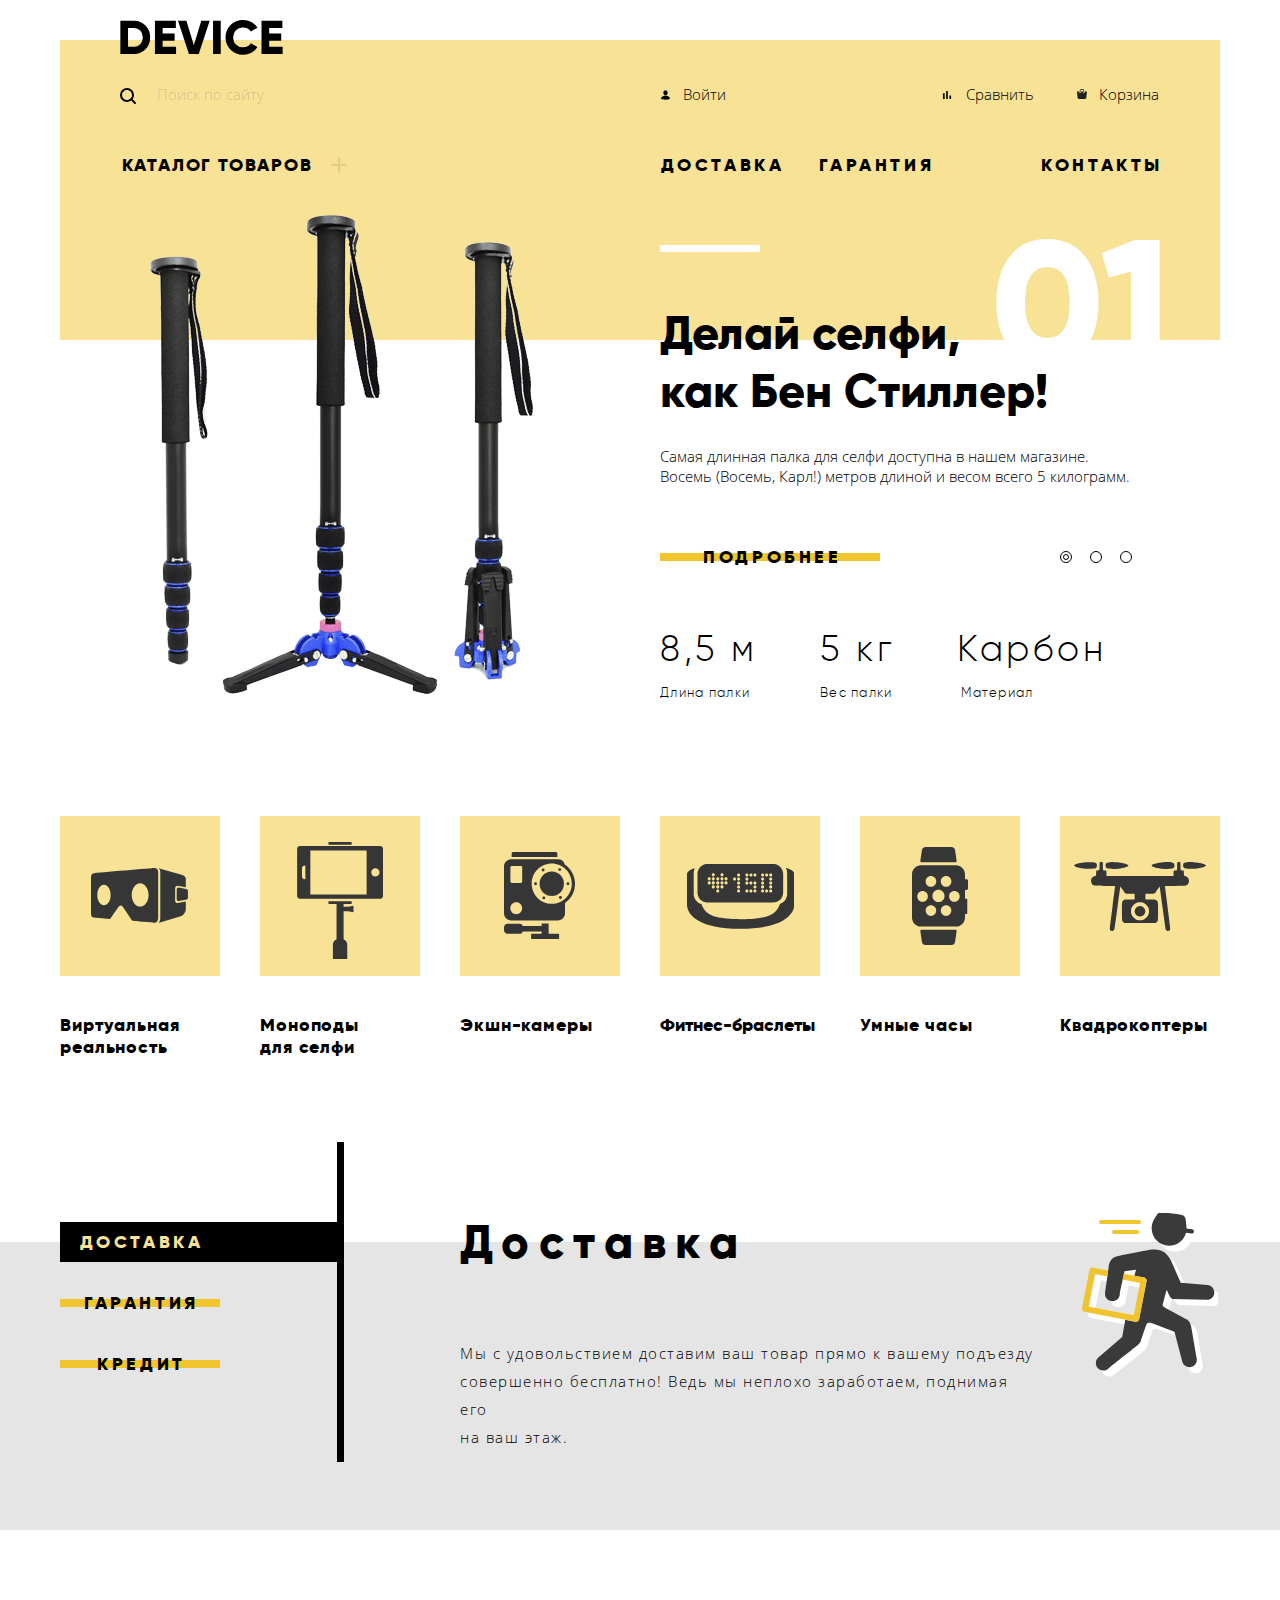
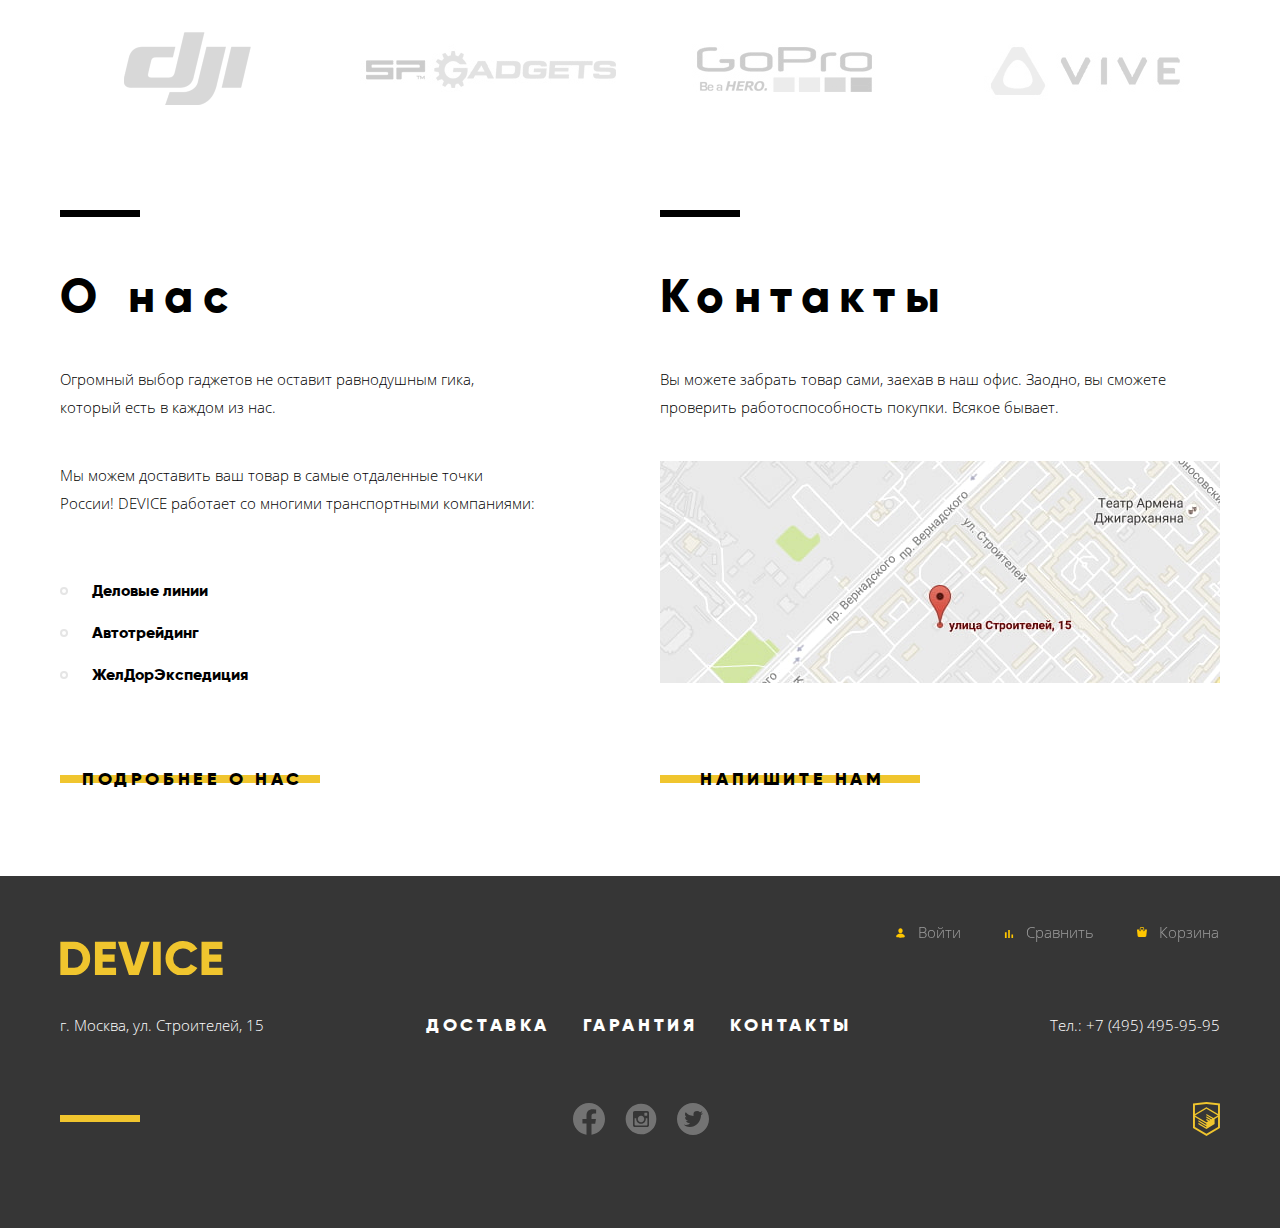
<file: index.html>
<!DOCTYPE html>
<html lang="ru">
  <head>
    <meta charset="utf-8" />
    <link href="css/normalize.css" rel="stylesheet" />
    <link href="css/style.css" rel="stylesheet" />
    <title>HTML Academy: Девайс</title>
  </head>
  <body>
    <header class="main-header container">
      <a class="header-logo transparent-on-hover" aria-label="Главная страница">
        <svg xmlns="http://www.w3.org/2000/svg" viewBox="0 0 164 35">
          <path
            d="m0.35 0.7v33.6h13.532a15.723 15.723 0 0 0 11.72-4.824 16.464 16.464 0 0 0 4.712-11.976 16.465 16.465 0 0 0-4.712-11.976 15.723 15.723 0 0 0-11.72-4.824zm7.733 26.208v-18.819h5.8a8.648 8.648 0 0 1 6.5 2.568 9.412 9.412 0 0 1 2.489 6.84 9.41 9.41 0 0 1-2.489 6.84 8.646 8.646 0 0 1-6.5 2.568h-5.8zm34.8-5.952h12.082v-7.3h-12.086v-5.567h13.291v-7.389h-21.024v33.6h21.265v-7.392h-13.532v-5.952zm36.343 13.344 11.019-33.6h-8.458l-7.491 24.72-7.491-24.72h-8.457l11.019 33.6zm14.4 0h7.733v-33.6h-7.733zm38.615-1.416a15.514 15.514 0 0 0 6.041-5.688l-6.67-3.84a7.488 7.488 0 0 1-3.165 3.024 9.874 9.874 0 0 1-4.664 1.1 9.594 9.594 0 0 1-7.177-2.736 9.907 9.907 0 0 1-2.682-7.248 9.908 9.908 0 0 1 2.682-7.248 9.594 9.594 0 0 1 7.177-2.736 9.914 9.914 0 0 1 4.64 1.08 7.6 7.6 0 0 1 3.189 3.048l6.67-3.84a15.881 15.881 0 0 0-6.09-5.688 17.419 17.419 0 0 0-8.409-2.088 17.12 17.12 0 0 0-17.592 17.472 17.12 17.12 0 0 0 17.589 17.476 17.519 17.519 0 0 0 8.458-2.088zm17.881-11.928h12.082v-7.3h-12.085v-5.567h13.29v-7.389h-21.022v33.6h21.264v-7.392h-13.532v-5.952z"
            id="site-logo"
          />
        </svg>
      </a>
      <ul class="header-user-menu">
        <li>
          <form
            action="https://echo.htmlacademy.ru/courses"
            method="get"
            class="header-search-form"
          >
            <label for="search" class="visually-hidden">Поиск по сайту</label>
            <input
              type="text"
              name="search"
              id="search"
              class="header-search-input"
              placeholder="Поиск по сайту"
            />
            <button type="submit" class="header-search-submit">
              <span class="flickering-animation">Найти</span>
            </button>
          </form>
        </li>
        <li>
          <div class="header-usermenu-item header-login-item">
            <a href="" class="transparent-on-hover"> Войти </a>
          </div>
        </li>
        <li>
          <a
            href=""
            class="header-usermenu-item header-compare-item transparent-on-hover"
          >
            Сравнить
          </a>
        </li>
        <li>
          <a
            href=""
            class="header-usermenu-item header-basket-item transparent-on-hover"
          >
            Корзина
          </a>
        </li>
      </ul>
      <nav class="main-nav">
        <ul>
          <li>
            <a
              href="catalog.html"
              class="main-nav-item main-nav-catalog transparent-on-hover"
              >Каталог товаров</a
            >
            <div class="catalog-dropdown-container">
              <ul class="catalog-dropdown-menu">
                <li>
                  <a href="" class="transparent-on-hover">
                    Виртуальная реальность
                  </a>
                </li>
                <li>
                  <a href="" class="transparent-on-hover">
                    Моноподы для селфи
                  </a>
                </li>
                <li>
                  <a href="" class="transparent-on-hover"> Экшн-камеры </a>
                </li>
                <li>
                  <a href="" class="transparent-on-hover"> Фитнес-браслеты </a>
                </li>
                <li>
                  <a href="" class="transparent-on-hover"> Умные часы </a>
                </li>
                <li class="catalog-drop-copter">
                  <a href="" class="transparent-on-hover"> Квадрокоптер </a>
                </li>
              </ul>
            </div>
          </li>
          <li>
            <a
              href=""
              class="main-nav-item main-nav-delivery transparent-on-hover"
              >Доставка</a
            >
          </li>
          <li>
            <a
              href=""
              class="main-nav-item main-nav-warranty transparent-on-hover"
              >Гарантия</a
            >
          </li>
          <li>
            <a
              href=""
              class="main-nav-item main-nav-contacts transparent-on-hover"
              >Контакты</a
            >
          </li>
        </ul>
      </nav>
    </header>
    <main class="index-main">
      <h1 class="visually-hidden">Магазин современной техники «Девайс»</h1>
      <section class="promo-block container">
        <h2 class="visually-hidden">Популярные товары</h2>
        <div class="promo-image-container">
          <ul>
            <li class="promo-image-slide current-slide">
              <img
                src="img/longstick-promo.png"
                width="384"
                height="486"
                alt="Восьмиметровая селфи-палка"
                class="promo-longstick-img"
              />
            </li>
            <li class="promo-image-slide">
              <img
                src="img/bracelet-promo.png"
                width="345"
                height="483"
                alt="Фитнес-браслет, который видит, что ты снова ешь :("
                class="promo-bracelet-img"
              />
            </li>
            <li class="promo-image-slide">
              <img
                src="img/copter-promo.png"
                width="526"
                height="334"
                alt="Могучий  металлический квадрокоптер, стреляющий лазерным лучом"
                class="promo-copter-img"
              />
            </li>
          </ul>
        </div>
        <div class="promo-description-container" tabindex="-1">
          <ul>
            <li class="promo-description-slide current-slide">
              <h3>
                Делай селфи,<br />
                как Бен Стиллер!
              </h3>
              <p>
                Самая длинная палка для селфи доступна в нашем магазине.<br />
                Восемь (Восемь, Карл!) метров длиной и весом всего 5 килограмм.
              </p>
              <a href="" class="promo-show-more expanding-button">Подробнее</a>
              <ul class="promo-features-list">
                <li>
                  <h4>8,5 м</h4>
                  Длина палки
                </li>
                <li>
                  <h4>5 кг</h4>
                  Вес палки
                </li>
                <li>
                  <h4>Карбон</h4>
                  &thinsp;Материал
                </li>
              </ul>
            </li>
            <li class="promo-description-slide">
              <h3>
                Худеем<br />
                правильно!
              </h3>
              <p>
                Мотивирующие фитнес-браслеты помогут найти в себе силы<br />
                не пропускать занятия и соблюдать диету.
              </p>
              <a href="" class="promo-show-more expanding-button">Подробнее</a>
              <ul class="promo-features-list">
                <li>
                  <h4>48 часов</h4>
                  Без подзарядки
                </li>
              </ul>
            </li>
            <li class="promo-description-slide">
              <h3>
                Порхает как бабочка,<br />
                жалит как пчела!
              </h3>
              <p>
                Этот обычный, на первый взгляд, квадрокоптер оснащен <br />
                мощным лазером, замаскированным под стандартную камеру.
              </p>
              <a href="" class="promo-show-more expanding-button">Подробнее</a>
              <ul class="promo-features-list">
                <li>
                  <h4>800 м</h4>
                  Дальность полёта
                </li>
                <li>
                  <h4>50 м</h4>
                  Радиус поражения
                </li>
              </ul>
            </li>
          </ul>
          <ul class="promo-pagination-list">
            <li>
              <button
                type="button"
                aria-label="Товар №1"
                class="current-button"
                disabled
              ></button>
            </li>
            <li>
              <button type="button" aria-label="Товар №2"></button>
            </li>
            <li>
              <button type="button" aria-label="Товар №3"></button>
            </li>
          </ul>
        </div>
      </section>
      <section class="product-categories container">
        <h2 class="visually-hidden">Категории товаров</h2>
        <ul>
          <li class="products-category-item products-category-vr">
            <a href="" tabindex="-1">Виртуальная реальность</a>
            <a href="" aria-hidden="true"></a>
          </li>
          <li class="products-category-item products-category-monopods">
            <a href="" tabindex="-1">Моноподы<br />для селфи</a>
            <a href="" aria-hidden="true"></a>
          </li>
          <li class="products-category-item products-category-actioncams">
            <a href="" tabindex="-1">Экшн-камеры</a>
            <a href="" aria-hidden="true"></a>
          </li>
          <li class="products-category-item products-category-bracelets">
            <a href="" tabindex="-1">Фитнес-браслеты</a>
            <a href="" aria-hidden="true"></a>
          </li>
          <li class="products-category-item products-category-watches">
            <a href="" tabindex="-1">Умные часы</a>
            <a href="" aria-hidden="true"></a>
          </li>
          <li class="products-category-item products-category-copters">
            <a href="" tabindex="-1">Квадрокоптеры</a>
            <a href="" aria-hidden="true"></a>
          </li>
        </ul>
      </section>
      <section class="services">
        <div class="container">
          <h2 class="visually-hidden">Наши услуги</h2>
          <ul class="services-button-list">
            <li>
              <button
                type="button"
                class="expanding-button services-button services-current-button"
                disabled
              >
                Доставка
              </button>
            </li>
            <li>
              <button type="button" class="expanding-button services-button">
                Гарантия
              </button>
            </li>
            <li>
              <button type="button" class="expanding-button services-button">
                Кредит
              </button>
            </li>
          </ul>
          <ul class="services-info-list">
            <li
              class="services-info-item services-delivery-info current-info-item"
            >
              <h3>Доставка</h3>
              <p>
                Мы с удовольствием доставим ваш товар прямо к вашему подъезду
                совершенно бесплатно! Ведь мы неплохо заработаем, поднимая его
                на ваш этаж.
              </p>
            </li>
            <li class="services-info-item services-warranty-info">
              <h3>Гарантия</h3>
              <p>
                Если из-за возгорания купленного у нас товара у вас сгорит дом —
                не переживайте, мы выдадим вам новый. Товар, не дом, конечно же.
              </p>
            </li>
            <li class="services-info-item services-credit-info">
              <h3>Кредит</h3>
              <p>
                Залезть в долговую яму стало проще! Кредитные консультанты
                подберут для вас наиболее выгодные условия кредита. Выгодные для
                нашего банка, разумеется.
              </p>
            </li>
          </ul>
        </div>
      </section>
      <section class="partners container">
        <h2 class="visually-hidden">Наши партнёры</h2>
        <ul class="partners-list">
          <li>
            <a href="">
              <img
                src="img/company-dji.png"
                width="260"
                height="100"
                alt="DJI"
              />
            </a>
          </li>
          <li>
            <a href="">
              <img
                src="img/company-spgadgets.png"
                width="260"
                height="100"
                alt="SP Gadgets"
              />
            </a>
          </li>
          <li>
            <a href="">
              <img
                src="img/company-gopro.png"
                width="260"
                height="100"
                alt="GoPro"
              />
            </a>
          </li>
          <li>
            <a href="">
              <img
                src="img/company-vive.png"
                width="260"
                height="100"
                alt="Vive"
              />
            </a>
          </li>
        </ul>
      </section>
      <div class="about-us-container container">
        <section class="about-us">
          <h2>О нас</h2>
          <p>
            Огромный выбор гаджетов не оставит равнодушным гика, который есть в
            каждом из нас.
          </p>
          <p>
            Мы можем доставить ваш товар в самые отдаленные точки России! DEVICE
            работает со многими транспортными компаниями:
          </p>
          <ul>
            <li>Деловые линии</li>
            <li>Автотрейдинг</li>
            <li>ЖелДорЭкспедиция</li>
          </ul>
          <a href="" class="expanding-button">Подробнее о нас</a>
        </section>
        <section class="contact-us">
          <h2>Контакты</h2>
          <p>
            Вы можете забрать товар сами, заехав в наш офис. Заодно, вы сможете
            проверить работоспособность покупки. Всякое бывает.
          </p>
          <a href="" class="contact-us-map">
            <img
              src="img/map.jpg"
              width="560"
              height="222"
              alt="Как до нас добраться"
            />
          </a>
          <a href="" class="write-us-button expanding-button">Напишите нам</a>
        </section>
      </div>
    </main>
    <footer class="main-footer">
      <div class="container">
        <div class="footer-top">
          <a
            class="footer-logo transparent-on-hover"
            aria-label="Главная страница"
          >
            <svg xmlns="http://www.w3.org/2000/svg" viewBox="0 0 164 35">
              <use xlink:href="#site-logo" />
            </svg>
          </a>
          <ul class="footer-usermenu">
            <li class="footer-user-item footer-login-container">
              <a href="" class="footer-user-login"> Войти </a>
            </li>
            <li class="footer-user-item footer-compare-item">
              <a href="">Сравнить</a>
            </li>
            <li class="footer-user-item footer-basket-item">
              <a href="">Корзина</a>
            </li>
          </ul>
        </div>
        <div class="footer-mid">
          <address>г. Москва, ул. Строителей, 15</address>
          <ul class="footer-mid-nav">
            <li>
              <a href="" class="footer-nav-item transparent-on-hover"
                >Доставка</a
              >
            </li>
            <li>
              <a href="" class="footer-nav-item transparent-on-hover"
                >Гарантия</a
              >
            </li>
            <li>
              <a href="" class="footer-nav-item transparent-on-hover"
                >Контакты</a
              >
            </li>
          </ul>
          <p class="footer-phone">
            <span>Тел.:</span> <a href="tel:+74954959595">+7 (495) 495-95-95</a>
          </p>
        </div>
        <div class="footer-bottom">
          <ul class="footer-socials-list">
            <li>
              <a href="" class="footer-socials-fb" aria-label="Facebook"></a>
            </li>
            <li>
              <a
                href=""
                class="footer-socials-instagram"
                aria-label="Instagram"
              ></a>
            </li>
            <li>
              <a
                href=""
                class="footer-socials-twitter"
                aria-label="Twitter"
              ></a>
            </li>
          </ul>
          <a
            href="https://htmlacademy.ru/intensive/htmlcss"
            class="logo-academy transparent-on-hover"
            aria-label="HTML Academy"
          ></a>
        </div>
      </div>
    </footer>
    <section class="map-popup" tabindex="0">
      <h2 class="visually-hidden">Как до нас добраться</h2>
      <iframe
        src="https://www.google.com/maps/embed?pb=!1m18!1m12!1m3!1d6536.249239098188!2d37.52380472205194!3d55.68830250667498!2m3!1f0!2f0!3f0!3m2!1i1024!2i768!4f13.1!3m3!1m2!1s0x46b54cf65f5c8955%3A0x694710ccd55501e!2z0YPQuy4g0KHRgtGA0L7QuNGC0LXQu9C10LksIDE1LCDQnNC-0YHQutCy0LAsIDExOTMxMQ!5e0!3m2!1sru!2sru!4v1593870590085!5m2!1sru!2sru"
        width="960"
        height="559"
        allowfullscreen=""
        aria-hidden="false"
        tabindex="0"
      ></iframe>
      <button type="button" class="close-map-popup close-modal-button"></button>
    </section>
    <section class="write-us-popup">
      <h2 class="visually-hidden">Напишите нам:</h2>
      <form
        action="https://echo.htmlacademy.ru/courses"
        method="post"
        class="write-us-form"
      >
        <div class="write-us-container">
          <label for="write-us-name">Ваше имя:</label>
          <input
            id="write-us-name"
            type="text"
            name="name"
            placeholder="Имя Фамилия"
          />
        </div>
        <div class="write-us-container">
          <label for="write-us-email">Ваш e-mail:</label>
          <input
            id="write-us-email"
            type="email"
            name="email"
            placeholder="email@example.com"
          />
        </div>
        <div class="write-us-container">
          <label for="write-us-message">Текст письма:</label>
          <textarea
            id="write-us-message"
            name="message"
            placeholder="В свободной форме"
            rows="4"
            cols="5"
          ></textarea>
        </div>
        <button type="submit" class="expanding-button write-us-submit-button">
          Отправить
        </button>
      </form>
      <button
        type="button"
        class="close-write-us-popup close-modal-button"
      ></button>
    </section>
    <script type="text/javascript" src="js/scripts-mini.js"></script>
  </body>
</html>
</file>
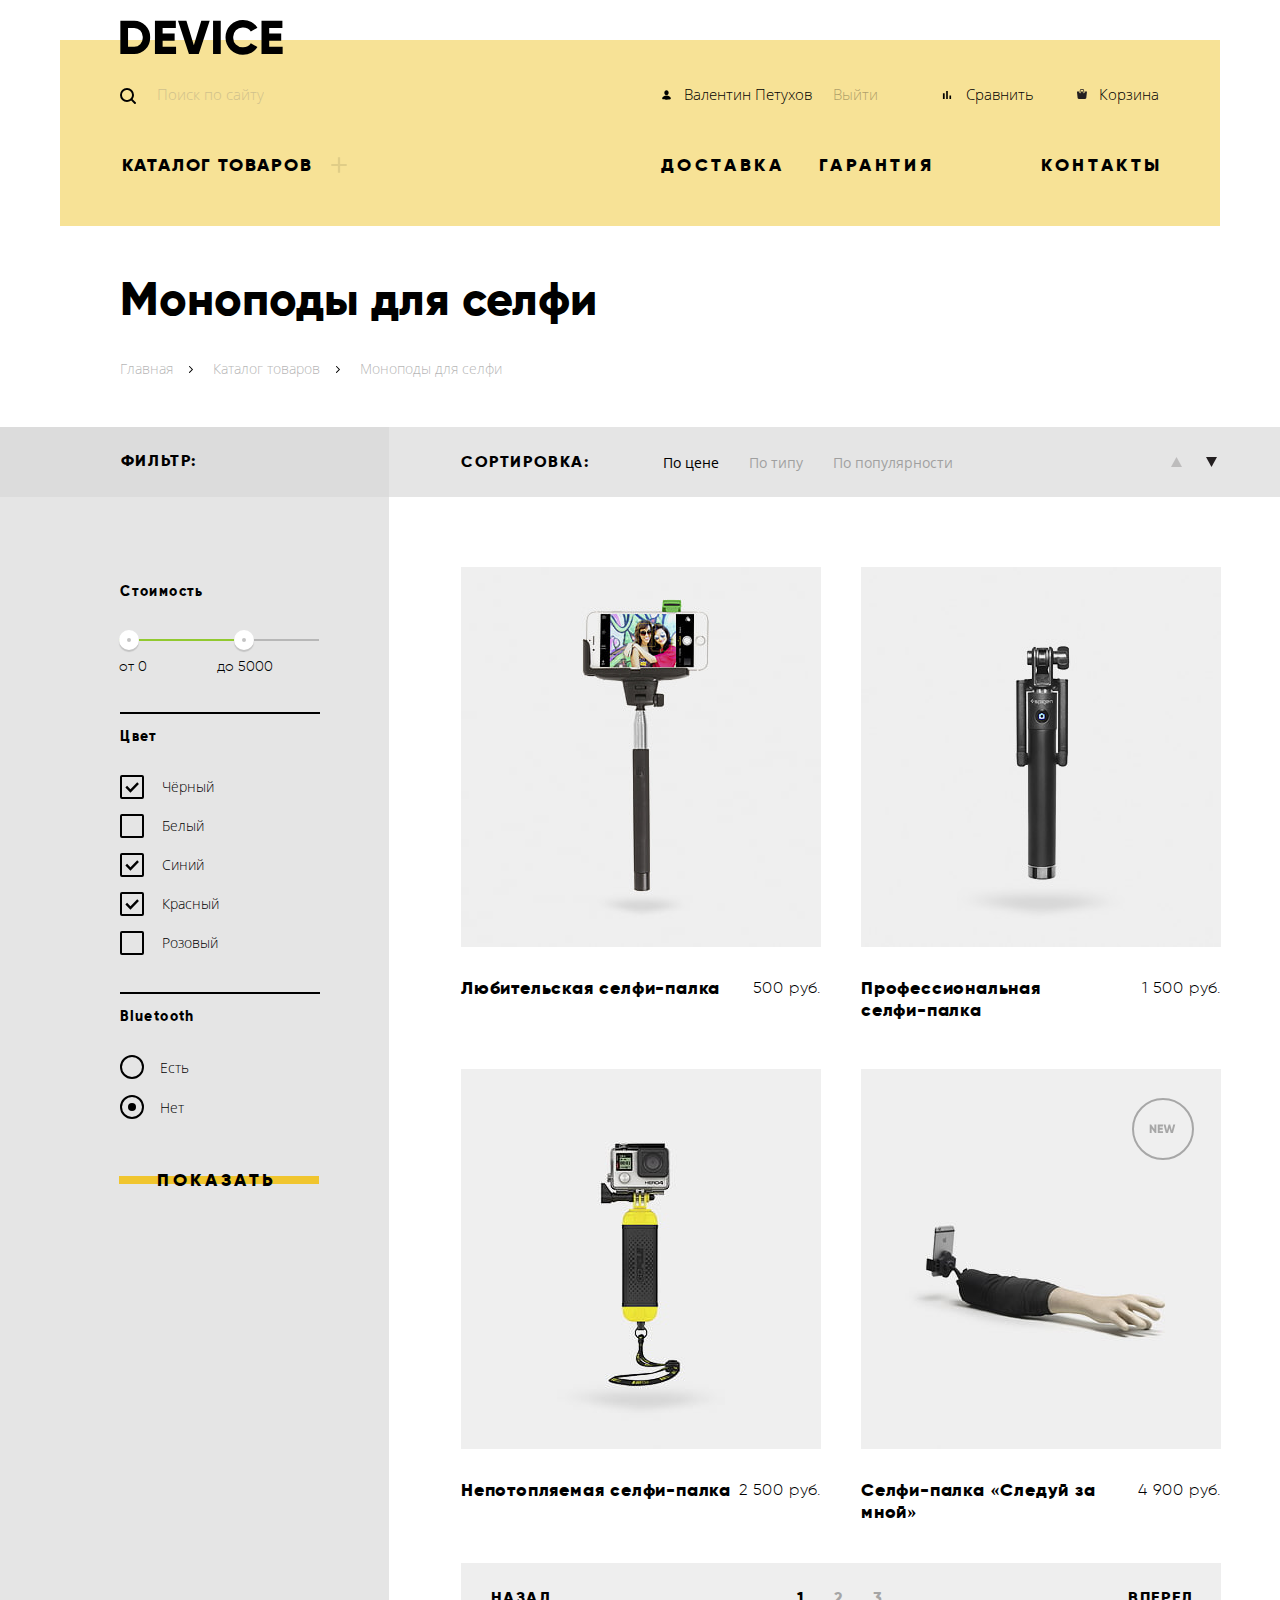
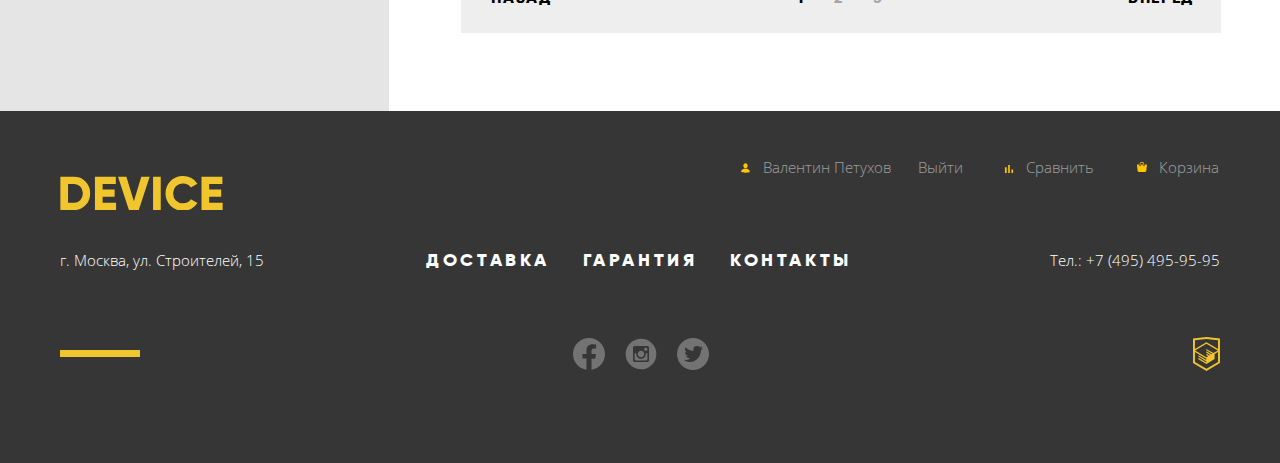
<file: catalog.html>
<!DOCTYPE html>
<html lang="ru">
  <head>
    <meta charset="utf-8" />
    <link href="css/normalize.css" rel="stylesheet" />
    <link href="css/style-mini.css" rel="stylesheet" />
    <title>HTML Academy. Девайс: каталог товаров</title>
  </head>
  <body>
    <header class="main-header container">
      <a
        href="index.html"
        class="header-logo transparent-on-hover"
        aria-label="Главная страница"
      >
        <svg xmlns="http://www.w3.org/2000/svg" viewBox="0 0 164 35">
          <path
            d="m0.35 0.7v33.6h13.532a15.723 15.723 0 0 0 11.72-4.824 16.464 16.464 0 0 0 4.712-11.976 16.465 16.465 0 0 0-4.712-11.976 15.723 15.723 0 0 0-11.72-4.824zm7.733 26.208v-18.819h5.8a8.648 8.648 0 0 1 6.5 2.568 9.412 9.412 0 0 1 2.489 6.84 9.41 9.41 0 0 1-2.489 6.84 8.646 8.646 0 0 1-6.5 2.568h-5.8zm34.8-5.952h12.082v-7.3h-12.086v-5.567h13.291v-7.389h-21.024v33.6h21.265v-7.392h-13.532v-5.952zm36.343 13.344 11.019-33.6h-8.458l-7.491 24.72-7.491-24.72h-8.457l11.019 33.6zm14.4 0h7.733v-33.6h-7.733zm38.615-1.416a15.514 15.514 0 0 0 6.041-5.688l-6.67-3.84a7.488 7.488 0 0 1-3.165 3.024 9.874 9.874 0 0 1-4.664 1.1 9.594 9.594 0 0 1-7.177-2.736 9.907 9.907 0 0 1-2.682-7.248 9.908 9.908 0 0 1 2.682-7.248 9.594 9.594 0 0 1 7.177-2.736 9.914 9.914 0 0 1 4.64 1.08 7.6 7.6 0 0 1 3.189 3.048l6.67-3.84a15.881 15.881 0 0 0-6.09-5.688 17.419 17.419 0 0 0-8.409-2.088 17.12 17.12 0 0 0-17.592 17.472 17.12 17.12 0 0 0 17.589 17.476 17.519 17.519 0 0 0 8.458-2.088zm17.881-11.928h12.082v-7.3h-12.085v-5.567h13.29v-7.389h-21.022v33.6h21.264v-7.392h-13.532v-5.952z"
            id="site-logo"
          />
        </svg>
      </a>
      <ul class="header-user-menu">
        <li>
          <form
            action="https://echo.htmlacademy.ru/courses"
            method="get"
            class="header-search-form"
          >
            <label for="search" class="visually-hidden">Поиск по сайту</label>
            <input
              type="text"
              name="search"
              id="search"
              class="header-search-input"
              placeholder="Поиск по сайту"
            />
            <button type="submit" class="header-search-submit">
              <span class="flickering-animation">Найти</span>
            </button>
          </form>
        </li>
        <li>
          <div class="header-usermenu-item header-login-item">
            <a href="" class="transparent-on-hover"> Валентин Петухов </a>
            <a href=""> Выйти </a>
          </div>
        </li>
        <li>
          <a
            href=""
            class="header-usermenu-item header-compare-item transparent-on-hover"
          >
            Сравнить
          </a>
        </li>
        <li>
          <a
            href=""
            class="header-usermenu-item header-basket-item transparent-on-hover"
          >
            Корзина
          </a>
        </li>
      </ul>
      <nav class="main-nav">
        <ul>
          <li>
            <a
              href=""
              class="main-nav-item main-nav-catalog transparent-on-hover"
              >Каталог товаров</a
            >
            <div class="catalog-dropdown-container">
              <ul class="catalog-dropdown-menu">
                <li>
                  <a href="" class="transparent-on-hover">
                    Виртуальная реальность
                  </a>
                </li>
                <li>
                  <a href="" class="transparent-on-hover">
                    Моноподы для селфи
                  </a>
                </li>
                <li>
                  <a href="" class="transparent-on-hover"> Экшн-камеры </a>
                </li>
                <li>
                  <a href="" class="transparent-on-hover"> Фитнес-браслеты </a>
                </li>
                <li>
                  <a href="" class="transparent-on-hover"> Умные часы </a>
                </li>
                <li class="catalog-drop-copter">
                  <a href="" class="transparent-on-hover"> Квадрокоптер </a>
                </li>
              </ul>
            </div>
          </li>
          <li>
            <a
              href=""
              class="main-nav-item main-nav-delivery transparent-on-hover"
              >Доставка</a
            >
          </li>
          <li>
            <a
              href=""
              class="main-nav-item main-nav-warranty transparent-on-hover"
              >Гарантия</a
            >
          </li>
          <li>
            <a
              href=""
              class="main-nav-item main-nav-contacts transparent-on-hover"
              >Контакты</a
            >
          </li>
        </ul>
      </nav>
    </header>
    <main class="catalog-main">
      <div class="catalog-header container">
        <h1>Моноподы для селфи</h1>
        <ul class="catalog-depth-nav">
          <li>
            <a href="index.html">Главная</a>
          </li>
          <li>
            <a href="">Каталог товаров</a>
          </li>
          <li>
            <a href="">Моноподы для селфи</a>
          </li>
        </ul>
      </div>
      <div class="catalog-main-container">
        <section class="catalog-left-section">
          <h2>Фильтр:</h2>
          <form
            action="https://echo.htmlacademy.ru/courses"
            method="get"
            class="filter-form"
          >
            <fieldset class="filter-price-fieldset">
              <legend>Стоимость</legend>
              <div class="filter-price-bar">
                <div class="filter-inactive-bar">
                  <div class="filter-active-bar">
                    <div class="filter-range-slider" tabindex="0"></div>
                    <p class="filter-range-desc">от 0</p>
                    <div class="filter-range-slider" tabindex="0"></div>
                    <p class="filter-range-desc">до 5000</p>
                  </div>
                </div>
              </div>
            </fieldset>
            <fieldset class="filter-color-fieldset">
              <legend>Цвет</legend>
              <input
                type="checkbox"
                id="filter-price-black"
                name="color"
                value="black"
                checked
              />
              <label for="filter-price-black" tabindex="0">Чёрный</label>
              <input
                type="checkbox"
                id="filter-price-white"
                name="color"
                value="white"
              />
              <label for="filter-price-white" tabindex="0">Белый</label>
              <input
                type="checkbox"
                id="filter-price-blue"
                name="color"
                value="blue"
                checked
              />
              <label for="filter-price-blue" tabindex="0">Синий</label>
              <input
                type="checkbox"
                id="filter-price-red"
                name="color"
                value="red"
                checked
              />
              <label for="filter-price-red" tabindex="0">Красный</label>
              <input
                type="checkbox"
                id="filter-price-pink"
                name="color"
                value="pink"
              />
              <label for="filter-price-pink" tabindex="0">Розовый</label>
            </fieldset>
            <fieldset class="filter-bluetooth-fieldset">
              <legend>Bluetooth</legend>
              <input
                type="radio"
                id="filter-has-bluetooth"
                name="bluetooth"
                value="has-bluetooth"
              />
              <label for="filter-has-bluetooth" tabindex="0">Есть</label>
              <input
                type="radio"
                id="filter-no-bluetooth"
                name="bluetooth"
                value="black"
                checked
              />
              <label for="filter-no-bluetooth" tabindex="0">Нет</label>
            </fieldset>
            <button type="submit" class="expanding-button filter-submit-button">
              Показать&nbsp;
            </button>
          </form>
        </section>
        <div class="catalog-right-section">
          <div class="catalog-sorting-section">
            <h2>Сортировка:</h2>
            <ul>
              <li>
                <a
                  href=""
                  class="catalog-sort-by-item is-selected"
                  tabindex="-1"
                  >По цене</a
                >
              </li>
              <li>
                <a href="" class="catalog-sort-by-item">По типу</a>
              </li>
              <li>
                <a href="" class="catalog-sort-by-item">По популярности</a>
              </li>
            </ul>
            <ul>
              <li>
                <a
                  href=""
                  class="catalog-sort-updir-item"
                  aria-label="По возрастанию"
                ></a>
              </li>
              <li>
                <a
                  href=""
                  class="catalog-sort-downdir-item is-selected"
                  aria-label="По убыванию"
                  tabindex="-1"
                ></a>
              </li>
            </ul>
          </div>
          <div class="catalog-list-container">
            <ul class="catalog-list">
              <li class="catalog-list-item">
                <a href="">
                  <img
                    src="img/amateur-stick.jpg"
                    width="360"
                    height="380"
                    alt="Селфи-палка &laquo;Себяшка+&raquo;"
                  />
                </a>
                <div class="add-to-basket">
                  <a href="" class="expanding-button" tabindex="0">В корзину</a>
                  <a href="" class="compare-item" tabindex="0"
                    >Добавить к сравнению</a
                  >
                </div>
                <a href="" tabindex="-1"
                  >Любительская <span class="no-wrapper">селфи-палка</span></a
                >
                <p>500 руб.</p>
              </li>
              <li class="catalog-list-item">
                <a href="">
                  <img
                    src="img/professional-stick.jpg"
                    width="360"
                    height="380"
                    alt="Селфи-палка &laquo;Shoot Yourself 3000&raquo;"
                  />
                </a>
                <div class="add-to-basket">
                  <a href="" class="expanding-button" tabindex="0">В корзину</a>
                  <a href="" class="compare-item" tabindex="0"
                    >Добавить к сравнению</a
                  >
                </div>
                <a href="" tabindex="-1"
                  >Профессиональная
                  <span class="no-wrapper">селфи-палка</span></a
                >
                <p>1 500 руб.</p>
              </li>
              <li class="catalog-list-item">
                <a href="">
                  <img
                    src="img/floating-stick.jpg"
                    width="360"
                    height="380"
                    alt="Селфи-палка &laquo;Титаник&raquo;"
                  />
                </a>
                <div class="add-to-basket">
                  <a href="" class="expanding-button" tabindex="0">В корзину</a>
                  <a href="" class="compare-item" tabindex="0"
                    >Добавить к сравнению</a
                  >
                </div>
                <a href="" tabindex="-1"
                  >Непотопляемая <span class="no-wrapper">селфи-палка</span></a
                >
                <p>2 500 руб.</p>
              </li>
              <li class="catalog-list-item catalog-new-item">
                <a href="">
                  <img
                    src="img/follow-me-stick.jpg"
                    width="360"
                    height="380"
                    alt="Селфи-палка &laquo;Handycam&raquo;"
                  />
                </a>
                <div class="add-to-basket">
                  <a href="" class="expanding-button" tabindex="0">В корзину</a>
                  <a href="" class="compare-item" tabindex="0"
                    >Добавить к сравнению</a
                  >
                </div>
                <a href="" tabindex="-1"
                  >Селфи-палка &laquo;Следуй за мной&raquo;</a
                >
                <p>4 900 руб.</p>
              </li>
            </ul>
            <div class="catalog-pagination-container">
              <a href="" tabindex="-1">Назад</a>
              <ul class="catalog-pagination-list">
                <li class="catalog-pagination-item current-page">
                  <a> <span class="visually-hidden">Страница</span> 1 </a>
                </li>
                <li class="catalog-pagination-item">
                  <a href="">
                    <span class="visually-hidden">Страница</span> 2
                  </a>
                </li>
                <li class="catalog-pagination-item">
                  <a href="">
                    <span class="visually-hidden">Страница</span> 3
                  </a>
                </li>
              </ul>
              <a href="">Вперед</a>
            </div>
          </div>
        </div>
      </div>
    </main>
    <footer class="main-footer">
      <div class="container">
        <div class="footer-top">
          <a
            href=""
            class="footer-logo transparent-on-hover"
            aria-label="Главная страница"
          >
            <svg xmlns="http://www.w3.org/2000/svg" viewBox="0 0 164 35">
              <use xlink:href="#site-logo" />
            </svg>
          </a>
          <ul class="footer-usermenu">
            <li class="footer-user-item footer-login-container">
              <a href="" class="footer-user-login"> Валентин Петухов </a>
              <a href=""> Выйти </a>
            </li>
            <li class="footer-user-item footer-compare-item">
              <a href="">Сравнить</a>
            </li>
            <li class="footer-user-item footer-basket-item">
              <a href="">Корзина</a>
            </li>
          </ul>
        </div>
        <div class="footer-mid">
          <address>г. Москва, ул. Строителей, 15</address>
          <ul class="footer-mid-nav">
            <li>
              <a href="" class="footer-nav-item transparent-on-hover"
                >Доставка</a
              >
            </li>
            <li>
              <a href="" class="footer-nav-item transparent-on-hover"
                >Гарантия</a
              >
            </li>
            <li>
              <a href="" class="footer-nav-item transparent-on-hover"
                >Контакты</a
              >
            </li>
          </ul>
          <p class="footer-phone">
            <span>Тел.:</span> <a href="tel:+74954959595">+7 (495) 495-95-95</a>
          </p>
        </div>
        <div class="footer-bottom">
          <ul class="footer-socials-list">
            <li>
              <a href="" class="footer-socials-fb" aria-label="Facebook"></a>
            </li>
            <li>
              <a
                href=""
                class="footer-socials-instagram"
                aria-label="Instagram"
              ></a>
            </li>
            <li>
              <a
                href=""
                class="footer-socials-twitter"
                aria-label="Twitter"
              ></a>
            </li>
          </ul>
          <a
            href="https://htmlacademy.ru/intensive/htmlcss"
            class="logo-academy transparent-on-hover"
            aria-label="HTML Academy"
          ></a>
        </div>
      </div>
    </footer>
    <script type="text/javascript" src="js/scripts-mini.js"></script>
  </body>
</html>
</file>
<file: css/style.css>
@font-face {
    font-family: 'Open Sans';
    src: url('../fonts/OpenSans-Light.woff2') format('woff2'),
        url('../fonts/OpenSans-Light.woff') format('woff'),
        url('../fonts/OpenSans-Light.ttf') format('truetype');
    font-weight: 300;
    font-style: normal;
    font-display: swap;
}

@font-face {
    font-family: 'Open Sans';
    src: url('../fonts/OpenSans-Regular.woff2') format('woff2'),
        url('../fonts/OpenSans-Regular.woff') format('woff'),
        url('../fonts/OpenSans-Regular.ttf') format('truetype');
    font-weight: normal;
    font-style: normal;
    font-display: swap;
}

@font-face {
    font-family: 'Gilroy';
    src: url('../fonts/Gilroy-Light.woff2') format('woff2'),
        url('../fonts/Gilroy-Light.woff') format('woff'),
        url('../fonts/Gilroy-Light.ttf') format('truetype');
    font-weight: 300;
    font-style: normal;
    font-display: swap;
}

@font-face {
    font-family: 'Gilroy';
    src: url('../fonts/Gilroy-ExtraBold.woff2') format('woff2'),
        url('../fonts/Gilroy-ExtraBold.woff') format('woff'),
        url('../fonts/Gilroy-ExtraBold.ttf') format('truetype');
    font-weight: 800;
    font-style: normal;
    font-display: swap;
}

:root {

/*          Цвета           */

    --accent-ultralight-color: #fafedd;
    --accent-light-color: #f7e296;
    --accent-transition-color: #f3d054;
    --accent-strong-color: #f0c52e;

    --bg-main-color: #ffffff;
    --bg-panels-main-color: #e5e5e5;
    --bg-panels-secondary-color: #dcdcdc;
    --bg-footer-color: #363636;
    --bg-header-selection-color: rgba(0, 0, 0, 0.10);
    --bg-footer-selection-color: rgba(255, 255, 255, 0.25);
    --bg-inputs-color: #f2f2f2;
    --bg-inputs-focus-color: #eaeaea;
    --bg-inputs-invalid-color: #f6dada;

    --catalog-item-bg: #eeeeee;
    --catalog-item-opac-bg: rgba(238, 238, 238, 0.7);
    --catalog-pagination-hover-color: #d9d9d9;
    --catalog-content-active-color: #989898;

    --content-main-color: #000000;
    --content-inactive-color: #4c4c4c;

    --filter-pricebar-inactive-color: #b7b7b7;
    --filter-pricebar-active-color: #91c92f;
    --filter-range-button-cover: #c4c4c4;

    --shadow-main-color: rgba(0, 0, 0, 0.15);

/*          Шрифты           */

    --content-font-family: 'Open Sans';
    --heading-font-family: 'Gilroy';
}

/*                                */
/*                                */
/*  Глобальные стили и элементы   */
/*                                */
/*                                */


body {
    display: flex;
    flex-direction: column;


    min-width: 1200px;
    min-height: 100vh;
    padding-top: 40px;

    font-family: var(--content-font-family), 'Lucida Sans Unicode', Arial, sand-serif;
    font-style: normal;
    font-weight: 300;
    font-size: 15px;
    line-height: 28px;

    background-color: var(--bg-main-color);
}

main {
    /*flex-grow: 1;*/
}

a {
    color: var(--content-main-color);
    text-decoration: none;
}

*, *::before, *::after {
    box-sizing: border-box;
    padding: 0px;
    margin: 0px;
}

.visually-hidden {
    position: absolute !important;
    height: 1px; 
    width: 1px;
    overflow: hidden;
    clip: rect(1px 1px 1px 1px);
    clip: rect(1px, 1px, 1px, 1px);
    white-space: nowrap;
}

.container {
    width: 1160px;
    margin-left: auto;
    margin-right: auto;
}

.transparent-on-hover[href] {
    opacity: 1;
    transition: opacity 0.15s ease-out, 
                background-color 0.1s ease-out,
                outline-offset 0.2s ease-in,
                outline 0.1s ease-in;
}

.transparent-on-hover[href]:hover {
    opacity: 0.6;
    outline: none;
    transition: opacity 0.07s ease-out;
}

.transparent-on-hover[href]:active {
    opacity: 0.3;
    transition: all 0.02s ease-out;
}

.no-wrapper {
    white-space: nowrap;
}

.expanding-button {
    display: block;

    position: relative;
    z-index: 1;

    width: 260px;
    min-height: 40px;
    padding: 9px 5px 9px 10px;
    border: none;

    font-family: var(--heading-font-family), 'Arial Black', sand-serif;
    font-weight: 800;
    font-size: 18px;
    line-height: 22px;
    letter-spacing: 0.2em;
    text-transform: uppercase;
    text-align: center;

    background: transparent;
    cursor: pointer;
}

.expanding-button::before {
    content: '';
    position: absolute;
    top: 16px;
    left: 0px;
    z-index: -1;

    width: 100%;
    height: calc(100% - 32px);

    background-color: var(--accent-strong-color);
    transition: all 0.13s ease-out;
}

.expanding-button:hover::before,
.expanding-button:focus::before {
    top: 0px;
    height: 100%;
}

.expanding-button:focus {
    outline: none;
}

.close-modal-button {
    width: 55px;
    height: 55px;
    border: none;

    border-radius: 50%;
    background-color: var(--accent-strong-color);

    opacity: 0.3;
    cursor: pointer;
}

.close-modal-button:hover,
.close-modal-button:focus {
    opacity: 1;
    outline: none;

    transition: opacity 0.1s ease-out;
}

.close-modal-button:active {
    opacity: 0.2;
    transition: all 0.04s ease-in-out;
}

.close-modal-button::before, 
.close-modal-button::after {
    content: '';
    position: absolute;
    top: 26px;
    left: 15px;

    width: 25px;
    height: 3px;

    background-color: var(--bg-main-color);
}

.close-modal-button::before {
    transform: rotate(45deg);
}

.close-modal-button::after {
    transform: rotate(-45deg);
}

/*                                */
/*                                */
/*             Хэдер              */
/*                                */
/*                                */

/*      Верхняя часть хэдера      */

.main-header {
    display: flex;
    flex-direction: column;

    position: relative;

    min-height: 186px;
    padding-top: 28px;
    padding-right: 48px;
    padding-left: 40px;

    background-color: var(--accent-light-color);
}

.main-header a {
    transition: background-color 0.1s ease-out;
} 

.main-header a:not(.header-logo).focused-by-keyboard {
    background-color: var(--bg-header-selection-color);
    outline: none;

    transition: background-color 0.1s ease-out;
}

.header-logo svg, 
.footer-logo svg {
    display: block;

    width: 163px;
    heigth: 35px;

    cursor: pointer;
}

.header-logo {
    position: absolute;
    top: -20px;
    left: 60px;

    outline: 0px solid var(--content-main-color);
    outline-offset: 30px;
}

.main-header .header-logo.focused-by-keyboard {
    outline-width: 2px;
    outline-offset: 10px;
    background: transparent;

    transition: all 0.1s ease-out;
} 

.header-user-menu, 
.main-nav > ul {
    display: flex;
    justify-content: flex-end;
    align-items: flex-end;

    min-height: 50px;

    list-style: none;
}

.main-nav > ul {
    flex-wrap: wrap-reverse;
}

.header-user-menu {
    flex-wrap: wrap;

    margin-right: 3px;
    margin-bottom: 22px;
}

.header-usermenu-item {
    display: block;

    padding: 5px 10px;
    margin-top: 7px;
    margin-bottom: 7px;
    margin-left: 40px;
} 

.header-basket-item {
    padding-left: 33px;
    margin-left: 22px;

    background: url(../img/icon-basket.svg) no-repeat 11px 14px;
}

.header-compare-item {
    padding-left: 32px;
    margin-left: 46px;

    background: url(../img/icon-compare.svg) no-repeat 6px 13px;
}

.header-login-item {
    display: flex;
    justify-content: flex-end;
    align-items: flex-end;
    flex-wrap: wrap;

    width: 270px;
    padding: 0px;
    margin-left: 59px;

    background: transparent;
}

.header-login-item a {
    padding: 5px 10px;
}

.header-login-item > a:only-child {
    position: relative;
    left: -151px;
}

.header-login-item > a:first-child {
    max-width: 200px;
    padding-left: 31px;
    margin-right: 1px;

    background: url(../img/icon-user.svg) no-repeat left 7px bottom 11px;
}

.header-login-item > a:nth-child(2) {
    opacity: 0.3;
    transition: all 0.1s ease;
}

.header-login-item > a:nth-child(2):hover,
.header-login-item > a:nth-child(2):focus {
    opacity: 1;
    outline: none;
}

.header-login-item > a:nth-child(2):active {
    opacity: 0.1;
}

.header-login-item > a.focused-by-keyboard {
    background-color: var(--bg-header-selection-color);
}

.header-search-form {
    display: flex;
    align-items: flex-end;

    position: relative;

    background: url('../img/search.svg') no-repeat 1px 18px;
}

.header-search-input {
    width: 328px;
    padding: 10px 30px 12px 10px;
    border: none;
    margin-left: 28px;

    font: inherit;

    background-color: inherit;
    opacity: 0.3;
}

.header-search-input:hover {
    opacity: 0.6;
}

.header-search-input:focus {
    opacity: 1;
    outline: none;
}

.header-search-submit {
    visibility: hidden;
    position: relative;

    height: 50px;
    width: 84px;
    border: none;

    font: inherit;
    text-transform: uppercase;

    background-color: inherit;
    cursor: pointer;
}

.header-search-form:focus-within .header-search-submit {
    visibility: visible;
}

.header-search-submit:hover,
.header-search-submit:focus {
    background-color: var(--content-main-color);
    color: var(--bg-main-color);
    outline: none;
}

.header-search-submit:active {
    color: var(--content-inactive-color);
}

/* Следующий блок задаёт анимацию фокуса на поле поиска */
/* Её разумнее было бы оформить с помощью svg, */
/* Но на момент работы над этим проектом я ещё не умею в svg =) */

/*                                */
/*      Анимация поля поиска      */
/*                                */

.header-search-form::before,
.header-search-form::after,
.header-search-form .header-search-submit::before,
.header-search-form .header-search-submit::after {
    content: '';
    position: absolute;

    background-color: var(--content-main-color);
}

.header-search-form::before {
    bottom: 0px;
    left: 0px;

    width: 0px;
    height: 2px;
}

.header-search-form:focus-within::before {
    width: 100%;
    transition: 0.15s;
}

.header-search-form::after {
    bottom: 0px;
    right: 0px;

    width: 2px;
    height: 0px;
}

.header-search-form:focus-within::after {
    height: 100%;

    transition: 0.07s;
    transition-delay: 0.20s;
}

.header-search-form .header-search-submit::before {
    top: 0px;
    right: 0px;

    width: 0px;
    height: 2px;
}

.header-search-form:focus-within .header-search-submit::before {
    width: 100%;

    transition: 0.07s;
    transition-delay: 0.27s;
}

.header-search-form .header-search-submit::after {
    top: 0px;
    left: 0px;

    width: 2px;
    height: 0px;
}

.header-search-form:focus-within .header-search-submit::after {
    height: 100%;

    transition: 0.07s;
    transition-delay: 0.34s;
}

.header-search-submit .flickering-animation {
    visibility: hidden;
}

.header-search-form:focus-within .flickering-animation {
    visibility: visible;

    animation: flicker 2s 0.24s;

    transition-property: visibility;
    transition-delay: 0.24s;
}

/*                                */
/*      Нижняя часть хедера       */
/*                                */

.main-nav {
    font-family: var(--heading-font-family), 'Arial Black', sand-serif;
    font-weight: 800;
    font-size: 18px;
    line-height: 22px;
    letter-spacing: 0.2em;
    text-transform: uppercase;
}

.main-nav-item {
    display: block;

    padding: 7px 9px;
    margin-top: 5px;
    margin-bottom: 7px;
    margin-left: 17px;
}

.main-nav-contacts {
    margin-left: 89px;
}

.main-nav-delivery {
    margin-left: 296px;
}

.main-nav-catalog {
    position: relative;

    padding-right: 43px;
    padding-bottom: 30px;
    margin-bottom: 0px;
    margin-left: 0px;

    letter-spacing: 0.1em;
}

.main-nav-catalog:before {
    content: '';
    position: absolute;
    bottom: 0px;
    left: 0px;

    height: 25px;
    width: 100%;
    background-color: var(--accent-light-color);
}

.main-nav-catalog[href]:active {
    opacity: 0.3;
}

.main-nav-catalog::after {
    content: '';

    position: absolute;
    top: 10px;
    right: 9px; 

    height: 16px;
    width: 16px;

    background: url(../img/plus.svg) no-repeat 0 0;
    opacity: 0.3;
    transition: opacity 0.15s ease-out;
}

.main-nav-catalog:hover::after {
    opacity: 0.55;
    transition: opacity 0.07s ease-out;
}

.main-nav-catalog[href]:active::after {
    opacity: 1;
}

.catalog-dropdown-container {
    display: flex;

    position: absolute;
    top: 100%;
    left: 0px;
    z-index: 3;

    width: 100%;
    padding-right: 60px;

    background-color: var(--accent-light-color);

    transform: translateY(-28px);
}

.catalog-dropdown-menu {
    display: grid;

    grid-template-rows: repeat(3, min-content);
    justify-content: start;
    grid-auto-flow: column;
    column-gap: 45px;

    height: 0px;

    min-width: 535px;
    padding-bottom: 0px;
    padding-left: 51px;

    font-family: var(--content-font-family), 'Lucida Sans Unicode', Arial, sand-serif;
    font-weight: 300;
    font-size: 15px;
    line-height: 20px;
    text-transform: none;
    letter-spacing: normal;

    list-style: none;
    overflow: hidden;

    transition-property: height, padding-bottom;
    transition-duration: 0.33s;
    transition-timing-function: ease-out;
}

.main-nav-catalog:hover + .catalog-dropdown-container > .catalog-dropdown-menu,
.main-nav-catalog:focus + .catalog-dropdown-container > .catalog-dropdown-menu,
.catalog-dropdown-menu:hover,
.catalog-dropdown-menu:focus-within {
    height: 142px;
    padding-bottom: 38px;

    transition-property: height, padding-bottom;
    transition-duration: 0.2s;
    transition-timing-function: ease-out;
}

.catalog-dropdown-menu li {
    max-width: 220px;
}

.catalog-dropdown-menu a {
    display: block;
    padding: 8px 9px;
}

.catalog-drop-copter {
    grid-column: 3 / 4;
    grid-row: 1 / 2;
}

/*                                */
/*                                */
/*              Футер             */
/*                                */
/*                                */

/*      Верхняя часть футера      */

.main-footer {
    width: 100%;
    padding: 0px 20px;

    color: var(--bg-main-color);
    background-color: var(--bg-footer-color);

    font-size: 15px;
    line-height: 20px;

}

.main-footer .container {
    display: flex;
    flex-direction: column;

    padding-top: 36px;
    margin-left: auto;
    margin-right: auto;

    background-color: var(--bg-footer-color);
}

.main-footer a {
    display: block;

    outline: none;
    color: var(--bg-main-color);

    transition: background-color 0.1s ease-out;
}

.main-footer .focused-by-keyboard {
    outline: none;

    background-color: var(--bg-footer-selection-color);
}

.main-footer div {
    display: flex;
    justify-content: space-between;
}

.footer-top {
    position: relative;
    left: 14px;

    min-height: 74px;

    align-items: center;
}

.main-footer .footer-logo {
    position: relative;
    left: -14px;
    top: 9px;

    outline: 0px solid var(--accent-strong-color);
    outline-offset: 30px;

    transition: all 0.08s ease-in;
}

.main-footer .footer-logo.focused-by-keyboard {
    outline-width: 2px;
    outline-offset: 10px;
    background: transparent;
}

.footer-logo svg {
    fill: var(--accent-strong-color);
}

.footer-usermenu {
    align-self: flex-start;

    display: flex;
    justify-content: flex-end;
    flex-wrap: wrap;

    max-width: 850px;

    list-style: none;
}

.footer-usermenu li {
    position: relative;

    margin-right: 15px;
}

.footer-usermenu li:nth-child(5n),
.footer-usermenu li:last-child {
    margin-right: 0px;
}

.footer-user-item > a {
    display: block;

    padding: 10px 15px 10px 35px;

    opacity: 0.5;
    transition: all 0.1s ease-out;
}

.footer-user-item:not(.footer-login-container) > a {
    max-width: 140px;
    width: 100%;
    height: 100%;
}

.footer-user-item > a:hover,
.footer-user-item > a:focus {
    opacity: 1;
    transition: opacity 0.02s ease-out;
}

.footer-user-item > a:active {
    opacity: 0.3;
    transition: opacity 0.02s ease-out
}

.footer-user-item::before {
    content: '';
    position: absolute;

    width: 15px;
    height: 15px;

    opacity: 1;
    transition: opacity 0.1s ease-out;
}

.footer-user-item:hover::before {
    opacity: 0.6;
    transition: opacity 0.02s ease-out
}

.footer-user-item:active::before {
    opacity: 0.3;
    transition: opacity 0.02s ease-out
}

.footer-login-container {
    display: flex;
    justify-content: flex-end;
    align-items: flex-start;

    max-width: 600px; 
    min-height: 20px;
    padding: 0px;
}

.footer-login-container > .footer-user-login:nth-child(2) {
    padding-right: 12px;
}

.footer-login-container  > a:nth-child(2) {
    padding-left: 12px;
    padding-right: 13px;
}

.footer-login-container::before {
    top: 16px;
    left: 13px;

    background: url(../img/icon-user-accented.svg) no-repeat 0 0;
}

.footer-compare-item::before {
    top: 15px;
    left: 11px;

    background: url(../img/icon-compare-accented.svg) no-repeat 0 0;
}

.footer-basket-item::before {
    top: 15px;
    left: 13px;

    background: url(../img/icon-basket-accented.svg) no-repeat 0 0;
}

/*      Средняя часть футера       */

.footer-mid {
    display: flex;
    justify-content: space-between;
    align-items: center;

    min-height: 78px;
    padding-top: 18px;
    padding-bottom: 46px;
}

.footer-mid address {
    font-style: normal;
}

.footer-mid-nav {
    display: flex;
    justify-content: space-around;
    flex-wrap: wrap;

    position: relative;
    left: -9px;

    width: 458px;

    list-style: none;

    font-family: var(--heading-font-family), 'Arial Black', sand-serif;;
    font-weight: 800;
    font-size: 18px;
    line-height: 22px;
    letter-spacing: 0.2em;
    text-transform: uppercase;
}

.footer-nav-item {
    padding: 10px 12px 10px 14px;
}

.footer-phone {
    position: relative;
    left: 15px;
}

.footer-phone span {
    position: absolute;
    top: 10px;
    left: 5px;
}

.footer-phone a {
    position: relative;
    left: -3px;

    padding: 10px 12px 10px 44px;
}

/*      Нижняя часть футера       */

.footer-bottom {
    display: flex;
    justify-content: space-between;
    align-items: flex-start;

    min-height: 136px;
}

.footer-bottom::before {
    content: '';
    position: relative;
    top: 23px;

    width: 80px;
    height: 7px;
    background-color: var(--accent-strong-color);
}

.footer-socials-list {
    display: flex;
    flex-wrap: wrap;
    justify-content: center;

    position: relative;
    top: 0px;
    left: -16px;

    list-style: none;
    width: 450px;
}

.footer-socials-list a {
    display: block;
    position: relative;

    width: 54px;
    height: 54px;
    margin-right: -2px;
    margin-bottom: -12px;

    border-radius: 50%;

    opacity: 0.3;
    transition: opacity 0.07s ease;
}

.footer-socials-list a:hover,
.footer-socials-list a:focus {
    opacity: 0.6;
}

.footer-socials-list a:active {
    opacity: 0.1;
}

.footer-socials-fb {
    background: url('../img/icon-fb.svg') no-repeat 11px 11px;
}

.footer-socials-instagram {
    background: url('../img/icon-instagram.svg') no-repeat 11px 11px;
}

.footer-socials-twitter {
    background: url('../img/icon-twitter.svg') no-repeat 11px 11px;
}

.logo-academy {
    position: relative;
    top: 2px;
    left: 11px;

    width: 49px;
    height: 49px;

    background: url(../img/logo-html.svg) no-repeat 11px 8px;
    transition: all 0.7s;
}
/*                                */
/*                                */
/*        Главная страница        */
/*                                */
/*                                */

.index-main {
    flex-grow: 1;
}

/*                                */
/*           Промо-блок           */
/*                                */

.promo-block {
    display: flex;
    position: relative;

    background: linear-gradient(to bottom, 
                                var(--accent-light-color) 114px, 
                                var(--bg-main-color) 114px);
}

.promo-block ul {
    list-style: none;
}

.promo-block::before {
    content: '';
    position: absolute;
    top: 19px;
    left: 600px;

    width: 100px;
    height: 7px;
    background-color: var(--bg-main-color);
}

.promo-image-container {
    position: relative;
    top: -20px;

    height: 550px;
    width: 550px;
}

.promo-image-slide {
    visibility: hidden;

    transform: translateX(-70px);
    opacity: 0;
    transition: visibility 0s 0.3s, opacity 0s 0.3s;
} 

.promo-image-slide.current-slide {
    visibility: visible;

    transform: translateX(0px);
    opacity: 1;
    transition: visibility 0s 0.2s, 
                opacity 0.17s ease-out 0.3s,
                transform 0.17s ease-out 0.3s;
} 

.promo-image-slide > img {
    display: block;
    position: absolute;
    object-fit: cover;
}

.promo-longstick-img {
    top: 5px;
    left: 89px;
}

.promo-bracelet-img {
    top: 31px;
    left: 116px;
}

.promo-copter-img {
    top: 87px;
    left: 30px;
}

.promo-description-container {
    counter-reset: promo-li;
    position: relative;

    width: 610px;
    padding: 78px 50px 60px;

    overflow-x: hidden;
    outline: none;
}

.promo-description-slide {
    visibility: hidden;

    position: absolute;
    width: 100%;

    opacity: 0;
    transition: visibility 0s 0.1s, opacity 0.5s 0s;
}

.promo-description-slide.current-slide {
    visibility: visible;

    opacity: 1;
    transition: opacity 0.3s 0s;
}

.promo-description-slide::before {
    counter-increment: promo-li;

    content: '0' counter(promo-li);
    position: absolute;
    top: -110px;
    left: 331px;

    font-family: var(--heading-font-family), 'Arial Black', sand-serif;
    font-style: normal;
    font-weight: 800;
    font-size: 179px;
    line-height: 219px;
    text-transform: uppercase;

    color: var(--bg-main-color);

    transform: translateX(250px);
    transition: all 0.35s ease 0.2s;
}

.promo-description-slide.current-slide::before {
    transform: translateX(0px);
}

.promo-description-slide h3 {
    position: relative;

    margin-bottom: 26px;

    font-family: var(--heading-font-family), 'Arial Black', sand-serif;
    font-weight: 800;
    font-size: 47px;
    line-height: 58px;
    z-index: 1;

    transform: translateX(70px);
    opacity: 0.01;

    transition: all 0.3s ease-out 0.4s;
}

.promo-description-slide.current-slide h3 {
    transform: translateX(0px);
    opacity: 1;

    transition: all 0.2s ease-out 0.35s;
}

.promo-description-slide p {
    min-height: 64px;
    margin-bottom: 27px;

    line-height: 20px;

    transform: translateX(70px);
    opacity: 0.01;

    transition: all 0.2s ease-out 0.4s;
}

.promo-description-slide.current-slide p {
    transform: translateX(0px);
    opacity: 1;

    transition: all 0.2s ease-out 0.45s;
}

.promo-show-more {
    width: 220px;
    margin-bottom: 51px;

    transform: translateX(70px);
    opacity: 0.01;

    transition: all 0.2s ease-out 0.4s;
}

.promo-description-slide.current-slide .promo-show-more {
    transform: translateX(0px);
    opacity: 1;

    transition: all 0.2s ease-out 0.55s;
}

.promo-features-list {
    display: grid;
    grid-template-columns: repeat(3, max-content);
    grid-column-gap: 62px;
    grid-row-gap: 22px;

    width: 100%;

    font-family: var(--heading-font-family), 'Arial Black', sand-serif;
    font-size: 13px;
    font-weight: 300;
    line-height: 15px;
    letter-spacing: 0.1em;

    transform: translateX(70px);
    opacity: 0.01;

    transition: all 0.17s ease-out 0.4s;
}

.promo-description-slide.current-slide .promo-features-list {
    transform: translateX(0px);
    opacity: 1;

    transition: all 0.17s ease-out 0.65s;
}

.promo-features-list > li {
    min-width: 75px;
    max-width: 300px;
}

.promo-features-list h4 {
    margin-bottom: 15px;

    font-size: 36px;
    font-weight: inherit;
    line-height: 42px;
    letter-spacing: 0.1em;
}

.promo-pagination-list {
    display: flex;
    flex-wrap: wrap;
    justify-content: flex-end;

    position: absolute;
    z-index: 2;
    top: 315px;
    right: 60px;

    width: 220px;
    max-height: 80px;
    padding: 10px;

    color: var(--content-main-color);
    overflow: hidden;
}

.promo-pagination-list button {
    display: block;
    position: relative;

    width: 12px;
    height: 12px;
    margin-right: 18px;
    margin-bottom: 8px; 

    background-color: transparent;
    border: 1px solid var(--content-main-color);

    border-radius: 50%;
    cursor: pointer;
}

.promo-pagination-list button:focus {
    outline: none;
}

.promo-pagination-list button::before {
    content: '';
    position: absolute;
    top: -6px;
    left: -6px;

    width: 22px;
    height: 22px;
    border: 3px solid var(--bg-main-color);
    border-radius: 50%;

    transition: border-color 0.1s ease-out;
}

.promo-pagination-list button.focused-by-keyboard::before {
    border-color: var(--accent-transition-color);
}

.promo-pagination-list button.current-button {
    cursor: default;
}

.promo-pagination-list button.current-button::after {
    content: '';
    position: absolute;
    top: 2px;
    left: 2px;

    width: 6px;
    height: 6px;
    border: 1px solid var(--content-main-color);
    border-radius: 50%;
}

/*                                */
/*      Категории продуктов       */
/*                                */


.product-categories {
    padding-top: 40px; 
    padding-bottom: 40px; 
}


.product-categories > ul {
    display: grid;
    grid-template-columns: repeat(6, 160px);
    grid-gap: 40px;

    list-style: none;

    font-family: var(--heading-font-family), 'Arial Black', sand-serif;
    font-weight: 800;
    font-size: 18px;
    line-height: 22px;
    letter-spacing: 0.05em;
}

.products-category-item {
    display: flex;
    flex-direction: column;

    width: 160px;
    height: min-content;
}

.products-category-item a:last-child {
    order: -1;

    position: relative;

    width: 160px;
    height: 160px;
    margin-bottom: 38px;
    outline: none;

    background-color: var(--accent-light-color);
    overflow: hidden; 
}

.products-category-item > a:last-child::before {
    content: '';
    position: absolute;
    top: 75px;
    left: 75px;

    width: 10px;
    height: 10px;
    border-radius: 50%;

    background-color: var(--accent-light-color);
    transition: transform 0.1s ease 0.3s, background-color 0.2s ease-out;
}

.products-category-item:hover > a:last-child::before,
.products-category-item:focus-within > a:last-child::before { 
    transform: scale(23);
    background-color: var(--accent-strong-color);

    transition: transform 0.15s ease-out, background-color 0.12s ease-out;
}

.products-category-item a:last-child::after {
    content: '';
    position: absolute;
    top: 0px;
    left: 0px;

    width: 100%;
    height: 100%;

    transition: opacity 0.04s ease-in;
}

.products-category-vr a:last-child::after {
    background: url(../img/popular-vr.svg) no-repeat 31px 52px;
}

.products-category-monopods a:last-child::after {
    background: url(../img/popular-monopods.svg) no-repeat 37px 26px;
}

.products-category-actioncams a:last-child::after {
    background: url(../img/popular-actioncams.svg) no-repeat 44px 36px;
}

.products-category-bracelets a:last-child::after {
    background: url(../img/popular-bracelets.svg) no-repeat 27px 48px;
}

.products-category-watches a:last-child::after {
    background: url(../img/popular-watches.svg) no-repeat 52px 31px;
}

.products-category-copters a:last-child::after {
    background: url(../img/popular-copters.svg) no-repeat 14px 46px;
}

.products-category-item a:last-child:active::after,
.products-category-item a:active + a:last-child::after {
    opacity: 0.3;
}

.products-category-bracelets {
    letter-spacing: 0;
}

/*                                */
/*        Секция "Сервисы"        */
/*                                */

.services {
    background: linear-gradient(to bottom, var(--bg-main-color) 144px,
                                           var(--bg-panels-main-color) 144px);
}

.services > .container {
    display: flex;

    padding-top: 44px;
    padding-bottom: 68px;

    background: inherit;
}

.services-button-list {
    width: 284px;
    min-height: 320px;
    padding-top: 60px;
    padding-bottom: 50px;
    border-right: 7px solid var(--content-main-color);

    list-style: none;
}

.services-button-list li {
    position: relative;
    width: 277px;
}

.services-button {
    width: 160px;
    height: min-content;
    padding-left: 8px;
    margin-top: 20px;
    margin-bottom: 21px;

    background: transparent;
    cursor: pointer;
}

.services-button[disabled],
.services-button:active  {
    color: var(--content-main-color);
}

.services-current-button,
.services-current-button[disabled] {
    color: var(--accent-light-color);

    transition: color 0.2s ease-in 0.07s;
}

.services-current-button::before {
    top: 0px;
    height: 100%;
    width: 277px;

    background-color: var(--content-main-color);

    transition: background-color 0.2s ease-out, width 0.2s ease-out 0.15s;
}

.services-info-list {
    flex-grow: 1;
    position: relative;

    list-style: none;
    transition: height 0.2s ease-in;
}

.services-info-item {
    visibility: hidden; 
    position: absolute;
    top: 0px;
    left: 0px;

    width: 100%;
    padding-top: 71px;
    padding-left: 116px;

    opacity: 0;

    transition: opacity 0.25s, visibility 0s 0.4s;
}

.services-info-item.current-info-item {
    visibility: visible;

    opacity: 1;

    transition: opacity 0s 0.2s, visibility 0s 0.2s; 
}

.services-info-item h3 {
    margin-bottom: 40px;

    font-family: var(--heading-font-family), 'Arial Black', sand-serif;
    font-weight: 800;
    font-size: 47px;
    line-height: 58px;
    letter-spacing: 0.2em;
}

.services-info-item p {
    width: 575px;

    font-weight: 300;
    font-size: 15px;
    line-height: 28px;

    letter-spacing: 0.1em;
    white-space: pre-line;
}

.services-warranty-info p {
    line-height: 30px;
}

.services-info-item::before {
    content: '';
    position: absolute;
    top: 0px;
    right: -20px;

    width: 300px;
    height: 100%;
}

.services-delivery-info::before {
    background: url(../img/services-delivery-bg.svg) no-repeat top 71px right 22px;
}

.services-warranty-info::before {
    background: url(../img/services-warranty-bg.svg) no-repeat top 53px right 4px;
}

.services-credit-info::before {
    background: url(../img/services-credit-bg.svg) no-repeat top 48px right 28px;
}


/*                                */
/*            Партнёры            */
/*                                */

.partners {
    padding-top: 90px;
    padding-bottom: 60px;
}

.partners-list {
    display: grid;
    grid-template-columns: repeat(4, 260px);
    column-gap: 40px;

    list-style: none;
}

.partners-list a {
    opacity: 0.2;
    filter: grayscale(1);

    transition: all 0.1s ease-out;
}

.partners-list a:hover,
.partners-list a:focus {
    opacity: 1;
    filter: grayscale(0);

    outline: none;

    transition: all 0.08s ease-in;
}

/*                                */
/*      "О нас" и "Контакты"      */
/*                                */

.about-us-container {
    display: flex;
    justify-content: space-between;

    padding-bottom: 77px;
}

.about-us-container section {
    position: relative;

    width: 560px;
    padding-top: 79px;
}

.about-us-container section::before {
    content: '';
    position: absolute;
    top: 22px;
    left: 0px;

    width: 80px;
    height: 7px;
    background-color: var(--content-main-color);
}

.about-us-container h2 {
    font-family: var(--heading-font-family), 'Arial Black', sand-serif;
    font-weight: 800;
    font-size: 47px;
    line-height: 58px;
    letter-spacing: 0.2em;

    margin-bottom: 40px;
}

.about-us-container p {
    margin-bottom: 40px;
}

.about-us p {
    width: 475px;
    margin-bottom: 40px;
}

.about-us ul {
    padding-top: 20px;
    padding-bottom: 20px;
    margin-bottom: 36px;

    font-family: var(--heading-font-family), 'Arial Black', sand-serif;
    font-weight: 800;
    font-size: 16px;
    line-height: 28px;
    list-style: none;
}

.about-us li {
    position: relative;

    padding-left: 32px;
    margin-bottom: 14px;
}

.about-us li:before {
    content: '';
    position: absolute;
    top: 10px;
    left: 0px;

    width: 8px;
    height: 8px;
    border: 2px solid var(--bg-panels-main-color);
    border-radius: 50%;
}

.contact-us-map {
    display: block;

    margin-bottom: 76px;
    outline: 0px solid var(--accent-light-color);
    outline-offset: 30px;

    transition: all 0.15s ease-in;
}

.contact-us-map img {
    display: block;
}

.contact-us-map.focused-by-keyboard {
    outline-width: 4px;
    outline-offset: 0px;
}

/*                                */
/*         Модальные окна         */
/*                                */

/*    Общее для модальных окон    */

.map-popup,
.write-us-popup {
    visibility: hidden;
    position: fixed;
    z-index: 3;

    opacity: 0;
    transform: scale(0.01);
    box-shadow: 0px 10px 16px var(--shadow-main-color);

    transition: all 0.3s ease-in,
                visibility 0s 0.3s;
}

.map-popup.is-displayed,
.write-us-popup.is-displayed {
    visibility: visible;

    transform: scale(1);
    opacity: 1;

    transition: all 0.3s ease-in, visibility 0s 0.05s;
}

/*         Поп-ап карты           */

.map-popup {
    top: calc(50% - 280px);
    left: calc(50% - 480px);

    width: 960px;
    height: 559px;

    outline: none;
    background: url(../img/map-popup-bg.png) no-repeat 0 0;
}

.map-popup iframe {
    border: 0;
    frameborder: 0;
}

.close-map-popup {
    position: absolute;
    top: 22px;
    right: 17px;
}

/*     Поп-ап "Напишите нам"      */

.write-us-popup {
    visibility: hidden;

    position: fixed;
    top: calc(50% - 275px);
    left: calc(50% - 480px);
    z-index: 3;
}

.write-us-popup.error-animation {
    animation: shake 0.6s;
}

.write-us-popup form {
    display: flex;
    flex-wrap: wrap;
    align-content: flex-start;

    width: 960px;
    height: 550px;
    padding-top: 91px;
    padding-left: 100px;

    background-color: var(--bg-main-color);
    box-shadow: 0px 10px 16px var(--shadow-main-color);
}

.write-us-popup div {
    display: flex;
    flex-direction: column;
}

.write-us-popup div:not(:last-of-type) {
    height: 82px;
    margin-right: 40px;
    margin-bottom: 32px;
}

.write-us-popup div:last-of-type {
    height: 200px;
}

.write-us-popup label {
    font-family: var(--heading-font-family), 'Arial Black', sand-serif;
    font-weight: 800;
    font-size: 18px;
    line-height: 22px;

    margin-bottom: 10px;
}

.write-us-popup input {
    height: 50px;
    width: 360px;
}

.write-us-popup input,
.write-us-popup textarea {
    padding: 15px 20px;
    border: none;
    outline: 0px solid var(--accent-strong-color);
    outline-offset: 17px;

    font-size: 14px;
    line-height: 19px;

    background-color: var(--bg-inputs-color);
    transition: all 0.15s ease-in-out;
}

.write-us-popup textarea {
    height: 167px;
    width: 760px;

    resize: none;
}

.write-us-container:hover input,
.write-us-container:hover textarea {
    background-color: var(--bg-inputs-focus-color);
}

.write-us-popup input:focus,
.write-us-popup textarea:focus {
    background-color: var(--bg-main-color);
    outline-width: 2px;
    outline-offset: 0px;

    transition: all 0.15s ease-in;
}

.write-us-popup input:invalid {
    background-color: var(--bg-inputs-invalid-color);
    border: none;
}

.write-us-popup input::placeholder, 
.write-us-popup textarea::placeholder {
    opacity: 0.3;
}

.close-write-us-popup {
    position: absolute;
    top: 20px;
    right: 20px;
}

.write-us-submit-button {
    position: absolute;
    left: 100px;
    bottom: 60px;

    width: 200px;
}

/*                                */
/*                                */
/*            Каталог             */
/*                                */
/*                                */

.catalog-header {
    width: 1160px;
    padding: 13px 55px 38px;
}

.catalog-header h1 {
    margin-left: 5px;
    font-family: var(--heading-font-family), 'Arial Black', sand-serif;
    font-weight: 800;
    font-size: 47px;
    line-height: 58px;
}

.catalog-depth-nav {
    display: flex;
    flex-wrap: wrap;

    margin-top: -6px;

    font-weight: 300;
    font-size: 14px;
    line-height: 19px;

    list-style: none;
}
.catalog-depth-nav li {
    margin-bottom: 5px;
} 

.catalog-depth-nav li:not(:last-child) {
    padding-right: 30px;

    background: url(../img/nav-arrow.svg) no-repeat top 12px right 15px;
}

.catalog-depth-nav a {
    display: block;

    height: 30px;
    width: 100%;
    padding: 5px;
    outline: none;

    opacity: 0.3;
    transition: opacity 0.08s, background-color 0.08s;
}

.catalog-depth-nav a:hover {
    opacity: 1;
}

.catalog-depth-nav a:active {
    opacity: 0.1;
}

.catalog-depth-nav a.focused-by-keyboard {
    opacity: 1;
    background-color: var(--bg-header-selection-color);
}

/*                                */
/*    Основная часть каталога     */
/*                                */

.catalog-main-container {
    display: flex;
    justify-content: center;
    min-width: 1200px;

    overflow-x: hidden;
    background-color: var(--bg-panels-main-color);
}

.catalog-left-section,
.catalog-right-section {
    flex-grow: 1;

    display: flex;
    flex-direction: column
}

.catalog-left-section {
    align-items: flex-end;

    min-width: 345px;
}

.catalog-left-section h2,
.catalog-right-section h2 {
    font-family: var(--heading-font-family), 'Arial Black', sand-serif;
    font-weight: 800;
    font-size: 16px;
    line-height: 20px;
    letter-spacing: 0.1em;
    text-transform: uppercase;
}

.catalog-left-section h2 {
    width: 100%;
    height: 70px;
    padding-top: 24px;
    padding-right: 192px;
    padding-left: 20px;

    text-align: right;
    background-color: var(--bg-panels-secondary-color);
}

.filter-form {
    width: 350px;
    padding-top: 86px;
    padding-bottom: 25px;
    padding-left: 61px;
}

.catalog-main-container fieldset {
    position: relative;

    border: none;
    margin-bottom: 30px;
}

.catalog-main-container input {
    visibility: hidden;
}

.catalog-main-container label {
    display: block;
    position: relative;

    font-weight: 300;
    font-size: 14px;
    line-height: 19px;
}

.catalog-main-container fieldset:not(:last-of-type)::after {
    content: '';
    position: absolute;
    left: 20px;
    bottom: -16px;

    height: 2px;
    width: 200px;
    background-color: var(--content-main-color);
}

.catalog-main-container legend {
    margin-bottom: 17px;
    margin-left: 9px;

    font-family: var(--heading-font-family), 'Arial Black', sand-serif;
    font-weight: 800;
    font-size: 14px;
    line-height: 17px;
    letter-spacing: 0.1em;
}

.filter-price-fieldset {
    height: 115px;
}

.filter-price-bar {
    position: relative;
    height: 80px;
}

.filter-inactive-bar {
    position: absolute;
    top: 17px;
    left: 8px;

    width: 200px;
    height: 2px;
    background-color: var(--filter-pricebar-inactive-color);
}

.filter-active-bar {
    width: 60%;
    height: 100%;

    background-color: var(--filter-pricebar-active-color);
}

.filter-range-slider {
    position: absolute;
    top: -9px;

    width: 20px;
    height: 20px;
    border: 8px solid var(--bg-main-color);
    border-radius: 50%;
    outline: none;

    background-color: var(--filter-range-button-cover);
    box-shadow: 0 2px 1px 0 var(--shadow-main-color);
    cursor: pointer;

    transition: all 0.05s ease-out;
}

.filter-range-slider.focused-by-keyboard {
    box-shadow: 0 2px 1px 0 var(--shadow-main-color), 0 0 15px 3px var(--accent-strong-color);
}

.filter-range-slider:first-of-type {
    left: 0%;
}

.filter-range-slider:last-of-type {
    left: calc(60% - 5px);
}

.filter-range-desc {
    position: absolute;
    top: 19px;

    font-family: var(--heading-font-family), 'Arial Black', sand-serif;
    font-weight: 300;
    font-size: 14px;
    line-height: 16px;
}

.filter-range-desc:first-of-type {
    left: 0px;
}

.filter-range-desc:last-of-type {
    left: calc(60% - 22px);
}

.filter-color-fieldset {
    display: flex;
    flex-direction: column;
    justify-content: flex-start;
}

.filter-color-fieldset label {
    width: min-content;
    padding: 10px 10px 10px 51px;
    margin-top: -13px;
    outline: 0px solid var(--content-main-color);
    outline-offset: 15px;

    transition: outline 0.05s ease-in, outline-offset 0.2s ease-in;
}

.filter-color-fieldset label.focused-by-keyboard {
    outline-width: 2px;
    outline-offset: 0px;

    transition: all 0.12s ease-out;
}

.filter-color-fieldset label:last-of-type {
    margin-bottom: 6px;
}

.filter-color-fieldset label::before {
    content: '';
    position: absolute;
    top: calc(50% - 12px);
    left: 9px;

    width: 24px;
    height: 24px;
    border: 2px solid var(--content-main-color);
    border-radius: 2px;

    transition: all 0.08s ease-out;
}

.filter-color-fieldset input + label::after {
    content: '';
    position: absolute;
    top: calc(50% - 12px);
    left: 14px;

    width: 14px;
    height: 11px;

    opacity: 0;
    background: url(../img/check.svg) no-repeat 0 0;

    transition: all 0.08s ease-out;
}

.filter-color-fieldset input:checked + label::after {
    top: calc(50% - 5px);

    transform: rotate(0deg);
    opacity: 1;
}

.filter-form label:hover::before,
.filter-form input:checked + label:hover::after  {
    opacity: 0.6;
}

.filter-form input:disabled,
.filter-form input:disabled + label {
    opacity: 0.3;
}

.filter-form input:disabled + label:hover::before,
.filter-form input:checked:disabled + label::after {
    opacity: 1;
}

.filter-bluetooth-fieldset label {
    width: min-content;
    padding: 10px 49px 10px;
    margin-top: -27px;
    outline: 0px solid var(--content-main-color);
    outline-offset: 17px;

    transition: outline 0.05s ease-in, outline-offset 0.2s ease-in;
}

.filter-bluetooth-fieldset label.focused-by-keyboard {
    outline: 2px solid var(--content-main-color);
    outline-offset: 0px;

    transition: all 0.12s ease-out;
}

.filter-bluetooth-fieldset label::before {
    content: '';
    position: absolute;
    top: calc(50% - 12px);
    left: 9px;

    width: 24px;
    height: 24px;
    border: 2px solid var(--content-main-color);
    border-radius: 50%;

    cursor: pointer;
}

.filter-bluetooth-fieldset label::after {
    content: '';
    position: absolute;
    top: calc(50% - 4px);
    left: 17px;

    width: 8px;
    height: 8px;
    border-radius: 50%;

    opacity: 0;
    background-color: var(--content-main-color);
    transform: scale(0.01);

    transition: all 0.15s ease-out;
}

.filter-bluetooth-fieldset input:checked + label::after {
    opacity: 1;
    transform: scale(1);
}

.filter-submit-button {
    width: 200px;
    margin-top: -6px;
    margin-left: 19px;
}

/*        Меню сортировки         */

.catalog-sorting-section {
    display: flex;
    align-items: flex-top;

    min-height: 70px;
    width: 850px;
    padding-left: 72px;
    padding-right: 20px;
}

.catalog-sorting-section h2 {
    height: 100%;
    padding-top: 25px;
    padding-right: 63px;
}

.catalog-sorting-section ul {
    display: flex;
    align-items: start;
    flex-wrap: wrap;
    list-style: none;

    margin-top: 20px;

    font-weight: normal;
    font-size: 14px;
    line-height: 19px;
}

.catalog-sorting-section ul:first-of-type {
    flex-grow: 0;
    margin-right: auto;
}

.catalog-sorting-section ul:last-of-type {
    flex-shrink: 0;
    position: relative;
    top: 3px;
    left: 4px;

    width: 58px;
}

.catalog-sorting-section li {
    display: block;
    margin-right: 10px;
    margin-bottom: 5px;
}

.catalog-sorting-section li:last-of-type {
    margin-right: 0px;
}

.catalog-sorting-section a {
    display: block;
    padding: 6px 10px;

    opacity: 0.3;
    outline: none;

    transition: all 0.08s ease-out;
}

.catalog-sorting-section a.focused-by-keyboard {
    background-color: var(--bg-header-selection-color);
    color: var(--content-main-color);
    outline: none;
}

.catalog-sorting-section .catalog-sort-updir-item,
.catalog-sorting-section .catalog-sort-updir-item {
    opacity: 0.2;
}

.catalog-sorting-section a:hover, 
.catalog-sorting-section a:focus {
    opacity: 0.6;
}

.catalog-sorting-section a.is-selected,
.catalog-sorting-section a:active {
    opacity: 1;
}

.catalog-sort-updir-item,
.catalog-sort-downdir-item {
    display: block;
    width: 24px;
    height: 24px;

    background: url(../img/icon-up-dir.svg) no-repeat 6px 7px;
}

.catalog-sort-downdir-item {
    transform: rotate(180deg);
}

/*    Основная секция каталога    */

.catalog-list-container {
    padding-top: 70px;
    padding-bottom: 78px;
    padding-left: 72px;
    background-color: var(--bg-main-color);
}

.catalog-list {
    display: grid;
    grid-template-columns: 360px 360px;
    grid-column-gap: 40px;
    grid-row-gap: 43px;

    margin-bottom: 35px;
    padding-right: 20px;

    list-style: none;
}

.catalog-list-item > a {
    cursor: default;
    hyphens: none;
}

.catalog-list-item a {
    outline: none;
}

.catalog-list-item {
    position: relative; 

    display: flex;
    flex-wrap: wrap;
    align-content: flex-start;

    font-family: var(--heading-font-family), 'Arial Black', sand-serif;
    font-weight: 300;
    font-size: 16px;
    line-height: 22px;
    letter-spacing: 0.05em;
}

.catalog-list-item > a:first-of-type {   
    width: 360px;
    height: 380px;
    margin-bottom: 30px;

    background-color: var(--catalog-item-bg);
}

.catalog-list-item > a:nth-of-type(2) {
    flex-grow: 1;

    width: min-content;
    padding-bottom: 5px;

    font-weight: 800;
    font-size: 18px;
}

.add-to-basket {
    visibility: hidden;
    position: absolute;
    top: 0px;
    left: 0px;

    opacity: 0;

    width: 360px;
    height: 380px;
    padding-top: 170px;
    padding-left: 75px;

    background-color: var(--catalog-item-opac-bg);
    transition: opacity 0.15s ease-out, visibility 0s 0.15s;
}

.add-to-basket .expanding-button {
    display: block;

    height: 22px;
    width: 200px;
    margin-bottom: 11px;
}

.catalog-list-item:hover .add-to-basket,
.catalog-list-item:focus-within .add-to-basket {
    visibility: visible;
    opacity: 1;

    transition: opacity 0.15s ease-in-out, visibility 0s 0.01s;
}

.compare-item {
    padding: 5px 7px;
    margin-left: 12px;

    opacity: 0.5;

    font-family: var(--content-font-family), 'Lucida Sans Unicode', Arial, sand-serif;
    font-weight: 300;
    font-size: 13px;
    line-height: 18px;
    letter-spacing: 0.1em;

    transition: all 0.1s ease-out;
}

.compare-item.focused-by-keyboard,
.compare-item:hover {
    opacity: 1;
}

.compare-item:active {
    opacity: 0.2;
}

.compare-item.focused-by-keyboard {
    background-color: var(--bg-header-selection-color);
}

.catalog-new-item::after {
    content: '';
    position: absolute;
    top: 29px;
    right: 27px;

    width: 62px;
    height: 62px;
    background: url(../img/label-new.svg) no-repeat 0 0;
}

/*       Пагинация каталога       */

.catalog-pagination-container {
    display: flex;
    justify-content: space-between;
    align-items: center;

    width: 760px;
    min-height: 70px;
    background-color: var(--catalog-item-bg);

    font-family: var(--heading-font-family), 'Arial Black', sand-serif;
    font-weight: 800;
    font-size: 16px;
    line-height: 20px;
    letter-spacing: 0.1em;
    text-transform: uppercase;
}

.catalog-pagination-container a {
    display: block;

    padding: 5px 10px;
    outline: none;

    transition: all 0.1s ease-out;
}

.catalog-pagination-container > a {
    height: 70px;
    width: 120px;
    padding-top: 25px;

    text-align: center;
}

.catalog-pagination-container > a:hover,
.catalog-pagination-container > a.focused-by-keyboard,
.catalog-pagination-item > a.focused-by-keyboard {
    background-color: var(--catalog-pagination-hover-color);
}

.catalog-pagination-container > a:active {
    color: var(--catalog-content-active-color);
}

.catalog-pagination-container > ul {
    display: flex;
    flex-wrap: wrap;
    justify-content: center;
    align-items: center;

    position: relative;
    left: 4px;

    max-width: 460px;
    margin: 10px 0px;

    list-style: none;
}

.catalog-pagination-container li {
    margin: 2px 9px 2px 0px;
}

.catalog-pagination-item > a {
    outline: none;
    opacity: 0.3;
}

.catalog-pagination-item > a:hover,
.catalog-pagination-item > a.focused-by-keyboard {
    opacity: 0.6;
}

.catalog-pagination-item > a:active,
.catalog-pagination-item.current-page > a {
    opacity: 1;
}

/*                                */
/*                                */
/*            Анимация            */
/*                                */
/*                                */

@keyframes flicker {
    0%, 9%, 13% {opacity:0;}
    10%, 20% {opacity:.5;}
    25% {opacity:1;}
}

@keyframes dissolve {
    0% {opacity: 1; animation-timing-function: ease-out;}
    20%, 100% {opacity: 0;}
}

@keyframes dissolve-down {
    0% {
        opacity: 1; 
        transform: translateY(0px);
        animation-timing-function: ease-out;
    }
    20%, 100% {opacity: 0; transform: translateY(50px)}
}

@keyframes appear-from-left {
    0% {
        opacity: 0; 
        transform: translateX(-50px);
        animation-timing-function: ease-out;
    }
    20%, 100% {opacity: 1; transform: translateX(0px)}
}

@keyframes shake {
  0%, 100% {transform: translateX(0);}

  10%, 30%, 50%, 70%, 90% {
    transform: translateX(-10px);
  }

  20%, 40%, 60%, 80% {
    transform: translateX(10px);
  }
}
</file>
<file: css/style-mini.css>
@font-face{font-family:'Open Sans';src:url(../fonts/OpenSans-Light.woff2) format('woff2'),url(../fonts/OpenSans-Light.woff) format('woff'),url(../fonts/OpenSans-Light.ttf) format('truetype');font-weight:300;font-style:normal;font-display:swap}@font-face{font-family:'Open Sans';src:url(../fonts/OpenSans-Regular.woff2) format('woff2'),url(../fonts/OpenSans-Regular.woff) format('woff'),url(../fonts/OpenSans-Regular.ttf) format('truetype');font-weight:400;font-style:normal;font-display:swap}@font-face{font-family:Gilroy;src:url(../fonts/Gilroy-Light.woff2) format('woff2'),url(../fonts/Gilroy-Light.woff) format('woff'),url(../fonts/Gilroy-Light.ttf) format('truetype');font-weight:300;font-style:normal;font-display:swap}@font-face{font-family:Gilroy;src:url(../fonts/Gilroy-ExtraBold.woff2) format('woff2'),url(../fonts/Gilroy-ExtraBold.woff) format('woff'),url(../fonts/Gilroy-ExtraBold.ttf) format('truetype');font-weight:800;font-style:normal;font-display:swap}:root{--accent-ultralight-color:#fafedd;--accent-light-color:#f7e296;--accent-transition-color:#f3d054;--accent-strong-color:#f0c52e;--bg-main-color:#ffffff;--bg-panels-main-color:#e5e5e5;--bg-panels-secondary-color:#dcdcdc;--bg-footer-color:#363636;--bg-header-selection-color:rgba(0, 0, 0, 0.10);--bg-footer-selection-color:rgba(255, 255, 255, 0.25);--bg-inputs-color:#f2f2f2;--bg-inputs-focus-color:#eaeaea;--bg-inputs-invalid-color:#f6dada;--catalog-item-bg:#eeeeee;--catalog-item-opac-bg:rgba(238, 238, 238, 0.7);--catalog-pagination-hover-color:#d9d9d9;--catalog-content-active-color:#989898;--content-main-color:#000000;--content-inactive-color:#4c4c4c;--filter-pricebar-inactive-color:#b7b7b7;--filter-pricebar-active-color:#91c92f;--filter-range-button-cover:#c4c4c4;--shadow-main-color:rgba(0, 0, 0, 0.15);--content-font-family:'Open Sans';--heading-font-family:'Gilroy'}body{display:flex;flex-direction:column;min-width:1200px;min-height:100vh;padding-top:40px;font-family:var(--content-font-family),'Lucida Sans Unicode',Arial,sand-serif;font-style:normal;font-weight:300;font-size:15px;line-height:28px;background-color:var(--bg-main-color)}a{color:var(--content-main-color);text-decoration:none}*,::after,::before{box-sizing:border-box;padding:0;margin:0}.visually-hidden{position:absolute!important;height:1px;width:1px;overflow:hidden;clip:rect(1px 1px 1px 1px);clip:rect(1px,1px,1px,1px);white-space:nowrap}.container{width:1160px;margin-left:auto;margin-right:auto}.transparent-on-hover[href]{opacity:1;transition:opacity .15s ease-out,background-color .1s ease-out,outline-offset .2s ease-in,outline .1s ease-in}.transparent-on-hover[href]:hover{opacity:.6;outline:0;transition:opacity 70ms ease-out}.transparent-on-hover[href]:active{opacity:.3;transition:all 20ms ease-out}.no-wrapper{white-space:nowrap}.expanding-button{display:block;position:relative;z-index:1;width:260px;min-height:40px;padding:9px 5px 9px 10px;border:none;font-family:var(--heading-font-family),'Arial Black',sand-serif;font-weight:800;font-size:18px;line-height:22px;letter-spacing:.2em;text-transform:uppercase;text-align:center;background:0 0;cursor:pointer}.expanding-button::before{content:'';position:absolute;top:16px;left:0;z-index:-1;width:100%;height:calc(100% - 32px);background-color:var(--accent-strong-color);transition:all .13s ease-out}.expanding-button:focus::before,.expanding-button:hover::before{top:0;height:100%}.expanding-button:focus{outline:0}.close-modal-button{width:55px;height:55px;border:none;border-radius:50%;background-color:var(--accent-strong-color);opacity:.3;cursor:pointer}.close-modal-button:focus,.close-modal-button:hover{opacity:1;outline:0;transition:opacity .1s ease-out}.close-modal-button:active{opacity:.2;transition:all 40ms ease-in-out}.close-modal-button::after,.close-modal-button::before{content:'';position:absolute;top:26px;left:15px;width:25px;height:3px;background-color:var(--bg-main-color)}.close-modal-button::before{transform:rotate(45deg)}.close-modal-button::after{transform:rotate(-45deg)}.main-header{display:flex;flex-direction:column;position:relative;min-height:186px;padding-top:28px;padding-right:48px;padding-left:40px;background-color:var(--accent-light-color)}.main-header a{transition:background-color .1s ease-out}.main-header a:not(.header-logo).focused-by-keyboard{background-color:var(--bg-header-selection-color);outline:0;transition:background-color .1s ease-out}.footer-logo svg,.header-logo svg{display:block;width:163px;heigth:35px;cursor:pointer}.header-logo{position:absolute;top:-20px;left:60px;outline:0 solid var(--content-main-color);outline-offset:30px}.main-header .header-logo.focused-by-keyboard{outline-width:2px;outline-offset:10px;background:0 0;transition:all .1s ease-out}.header-user-menu,.main-nav>ul{display:flex;justify-content:flex-end;align-items:flex-end;min-height:50px;list-style:none}.main-nav>ul{flex-wrap:wrap-reverse}.header-user-menu{flex-wrap:wrap;margin-right:3px;margin-bottom:22px}.header-usermenu-item{display:block;padding:5px 10px;margin-top:7px;margin-bottom:7px;margin-left:40px}.header-basket-item{padding-left:33px;margin-left:22px;background:url(../img/icon-basket.svg) no-repeat 11px 14px}.header-compare-item{padding-left:32px;margin-left:46px;background:url(../img/icon-compare.svg) no-repeat 6px 13px}.header-login-item{display:flex;justify-content:flex-end;align-items:flex-end;flex-wrap:wrap;width:270px;padding:0;margin-left:59px;background:0 0}.header-login-item a{padding:5px 10px}.header-login-item>a:only-child{position:relative;left:-151px}.header-login-item>a:first-child{max-width:200px;padding-left:31px;margin-right:1px;background:url(../img/icon-user.svg) no-repeat left 7px bottom 11px}.header-login-item>a:nth-child(2){opacity:.3;transition:all .1s ease}.header-login-item>a:nth-child(2):focus,.header-login-item>a:nth-child(2):hover{opacity:1;outline:0}.header-login-item>a:nth-child(2):active{opacity:.1}.header-login-item>a.focused-by-keyboard{background-color:var(--bg-header-selection-color)}.header-search-form{display:flex;align-items:flex-end;position:relative;background:url(../img/search.svg) no-repeat 1px 18px}.header-search-input{width:328px;padding:10px 30px 12px 10px;border:none;margin-left:28px;font:inherit;background-color:inherit;opacity:.3}.header-search-input:hover{opacity:.6}.header-search-input:focus{opacity:1;outline:0}.header-search-submit{visibility:hidden;position:relative;height:50px;width:84px;border:none;font:inherit;text-transform:uppercase;background-color:inherit;cursor:pointer}.header-search-form:focus-within .header-search-submit{visibility:visible}.header-search-submit:focus,.header-search-submit:hover{background-color:var(--content-main-color);color:var(--bg-main-color);outline:0}.header-search-submit:active{color:var(--content-inactive-color)}.header-search-form .header-search-submit::after,.header-search-form .header-search-submit::before,.header-search-form::after,.header-search-form::before{content:'';position:absolute;background-color:var(--content-main-color)}.header-search-form::before{bottom:0;left:0;width:0;height:2px}.header-search-form:focus-within::before{width:100%;transition:.15s}.header-search-form::after{bottom:0;right:0;width:2px;height:0}.header-search-form:focus-within::after{height:100%;transition:70ms;transition-delay:.2s}.header-search-form .header-search-submit::before{top:0;right:0;width:0;height:2px}.header-search-form:focus-within .header-search-submit::before{width:100%;transition:70ms;transition-delay:.27s}.header-search-form .header-search-submit::after{top:0;left:0;width:2px;height:0}.header-search-form:focus-within .header-search-submit::after{height:100%;transition:70ms;transition-delay:.34s}.header-search-submit .flickering-animation{visibility:hidden}.header-search-form:focus-within .flickering-animation{visibility:visible;animation:flicker 2s .24s;transition-property:visibility;transition-delay:.24s}.main-nav{font-family:var(--heading-font-family),'Arial Black',sand-serif;font-weight:800;font-size:18px;line-height:22px;letter-spacing:.2em;text-transform:uppercase}.main-nav-item{display:block;padding:7px 9px;margin-top:5px;margin-bottom:7px;margin-left:17px}.main-nav-contacts{margin-left:89px}.main-nav-delivery{margin-left:296px}.main-nav-catalog{position:relative;padding-right:43px;padding-bottom:30px;margin-bottom:0;margin-left:0;letter-spacing:.1em}.main-nav-catalog:before{content:'';position:absolute;bottom:0;left:0;height:25px;width:100%;background-color:var(--accent-light-color)}.main-nav-catalog[href]:active{opacity:.3}.main-nav-catalog::after{content:'';position:absolute;top:10px;right:9px;height:16px;width:16px;background:url(../img/plus.svg) no-repeat 0 0;opacity:.3;transition:opacity .15s ease-out}.main-nav-catalog:hover::after{opacity:.55;transition:opacity 70ms ease-out}.main-nav-catalog[href]:active::after{opacity:1}.catalog-dropdown-container{display:flex;position:absolute;top:100%;left:0;z-index:3;width:100%;padding-right:60px;background-color:var(--accent-light-color);transform:translateY(-28px)}.catalog-dropdown-menu{display:grid;grid-template-rows:repeat(3,min-content);justify-content:start;grid-auto-flow:column;column-gap:45px;height:0;min-width:535px;padding-bottom:0;padding-left:51px;font-family:var(--content-font-family),'Lucida Sans Unicode',Arial,sand-serif;font-weight:300;font-size:15px;line-height:20px;text-transform:none;letter-spacing:normal;list-style:none;overflow:hidden;transition-property:height,padding-bottom;transition-duration:.33s;transition-timing-function:ease-out}.catalog-dropdown-menu:focus-within,.catalog-dropdown-menu:hover,.main-nav-catalog:focus+.catalog-dropdown-container>.catalog-dropdown-menu,.main-nav-catalog:hover+.catalog-dropdown-container>.catalog-dropdown-menu{height:142px;padding-bottom:38px;transition-property:height,padding-bottom;transition-duration:.2s;transition-timing-function:ease-out}.catalog-dropdown-menu li{max-width:220px}.catalog-dropdown-menu a{display:block;padding:8px 9px}.catalog-drop-copter{grid-column:3/4;grid-row:1/2}.main-footer{width:100%;padding:0 20px;color:var(--bg-main-color);background-color:var(--bg-footer-color);font-size:15px;line-height:20px}.main-footer .container{display:flex;flex-direction:column;padding-top:36px;margin-left:auto;margin-right:auto;background-color:var(--bg-footer-color)}.main-footer a{display:block;outline:0;color:var(--bg-main-color);transition:background-color .1s ease-out}.main-footer .focused-by-keyboard{outline:0;background-color:var(--bg-footer-selection-color)}.main-footer div{display:flex;justify-content:space-between}.footer-top{position:relative;left:14px;min-height:74px;align-items:center}.main-footer .footer-logo{position:relative;left:-14px;top:9px;outline:0 solid var(--accent-strong-color);outline-offset:30px;transition:all 80ms ease-in}.main-footer .footer-logo.focused-by-keyboard{outline-width:2px;outline-offset:10px;background:0 0}.footer-logo svg{fill:var(--accent-strong-color)}.footer-usermenu{align-self:flex-start;display:flex;justify-content:flex-end;flex-wrap:wrap;max-width:850px;list-style:none}.footer-usermenu li{position:relative;margin-right:15px}.footer-usermenu li:last-child,.footer-usermenu li:nth-child(5n){margin-right:0}.footer-user-item>a{display:block;padding:10px 15px 10px 35px;opacity:.5;transition:all .1s ease-out}.footer-user-item:not(.footer-login-container)>a{max-width:140px;width:100%;height:100%}.footer-user-item>a:focus,.footer-user-item>a:hover{opacity:1;transition:opacity 20ms ease-out}.footer-user-item>a:active{opacity:.3;transition:opacity 20ms ease-out}.footer-user-item::before{content:'';position:absolute;width:15px;height:15px;opacity:1;transition:opacity .1s ease-out}.footer-user-item:hover::before{opacity:.6;transition:opacity 20ms ease-out}.footer-user-item:active::before{opacity:.3;transition:opacity 20ms ease-out}.footer-login-container{display:flex;justify-content:flex-end;align-items:flex-start;max-width:600px;min-height:20px;padding:0}.footer-login-container>.footer-user-login:nth-child(2){padding-right:12px}.footer-login-container>a:nth-child(2){padding-left:12px;padding-right:13px}.footer-login-container::before{top:16px;left:13px;background:url(../img/icon-user-accented.svg) no-repeat 0 0}.footer-compare-item::before{top:15px;left:11px;background:url(../img/icon-compare-accented.svg) no-repeat 0 0}.footer-basket-item::before{top:15px;left:13px;background:url(../img/icon-basket-accented.svg) no-repeat 0 0}.footer-mid{display:flex;justify-content:space-between;align-items:center;min-height:78px;padding-top:18px;padding-bottom:46px}.footer-mid address{font-style:normal}.footer-mid-nav{display:flex;justify-content:space-around;flex-wrap:wrap;position:relative;left:-9px;width:458px;list-style:none;font-family:var(--heading-font-family),'Arial Black',sand-serif;font-weight:800;font-size:18px;line-height:22px;letter-spacing:.2em;text-transform:uppercase}.footer-nav-item{padding:10px 12px 10px 14px}.footer-phone{position:relative;left:15px}.footer-phone span{position:absolute;top:10px;left:5px}.footer-phone a{position:relative;left:-3px;padding:10px 12px 10px 44px}.footer-bottom{display:flex;justify-content:space-between;align-items:flex-start;min-height:136px}.footer-bottom::before{content:'';position:relative;top:23px;width:80px;height:7px;background-color:var(--accent-strong-color)}.footer-socials-list{display:flex;flex-wrap:wrap;justify-content:center;position:relative;top:0;left:-16px;list-style:none;width:450px}.footer-socials-list a{display:block;position:relative;width:54px;height:54px;margin-right:-2px;margin-bottom:-12px;border-radius:50%;opacity:.3;transition:opacity 70ms ease}.footer-socials-list a:focus,.footer-socials-list a:hover{opacity:.6}.footer-socials-list a:active{opacity:.1}.footer-socials-fb{background:url(../img/icon-fb.svg) no-repeat 11px 11px}.footer-socials-instagram{background:url(../img/icon-instagram.svg) no-repeat 11px 11px}.footer-socials-twitter{background:url(../img/icon-twitter.svg) no-repeat 11px 11px}.logo-academy{position:relative;top:2px;left:11px;width:49px;height:49px;background:url(../img/logo-html.svg) no-repeat 11px 8px;transition:all .7s}.index-main{flex-grow:1}.promo-block{display:flex;position:relative;background:linear-gradient(to bottom,var(--accent-light-color) 114px,var(--bg-main-color) 114px)}.promo-block ul{list-style:none}.promo-block::before{content:'';position:absolute;top:19px;left:600px;width:100px;height:7px;background-color:var(--bg-main-color)}.promo-image-container{position:relative;top:-20px;height:550px;width:550px}.promo-image-slide{visibility:hidden;transform:translateX(-70px);opacity:0;transition:visibility 0s .3s,opacity 0s .3s}.promo-image-slide.current-slide{visibility:visible;transform:translateX(0);opacity:1;transition:visibility 0s .2s,opacity .17s ease-out .3s,transform .17s ease-out .3s}.promo-image-slide>img{display:block;position:absolute;object-fit:cover}.promo-longstick-img{top:5px;left:89px}.promo-bracelet-img{top:31px;left:116px}.promo-copter-img{top:87px;left:30px}.promo-description-container{counter-reset:promo-li;position:relative;width:610px;padding:78px 50px 60px;overflow-x:hidden;outline:0}.promo-description-slide{visibility:hidden;position:absolute;width:100%;opacity:0;transition:visibility 0s .1s,opacity .5s 0s}.promo-description-slide.current-slide{visibility:visible;opacity:1;transition:opacity .3s 0s}.promo-description-slide::before{counter-increment:promo-li;content:'0' counter(promo-li);position:absolute;top:-110px;left:331px;font-family:var(--heading-font-family),'Arial Black',sand-serif;font-style:normal;font-weight:800;font-size:179px;line-height:219px;text-transform:uppercase;color:var(--bg-main-color);transform:translateX(250px);transition:all .35s ease .2s}.promo-description-slide.current-slide::before{transform:translateX(0)}.promo-description-slide h3{position:relative;margin-bottom:26px;font-family:var(--heading-font-family),'Arial Black',sand-serif;font-weight:800;font-size:47px;line-height:58px;z-index:1;transform:translateX(70px);opacity:.01;transition:all .3s ease-out .4s}.promo-description-slide.current-slide h3{transform:translateX(0);opacity:1;transition:all .2s ease-out .35s}.promo-description-slide p{min-height:64px;margin-bottom:27px;line-height:20px;transform:translateX(70px);opacity:.01;transition:all .2s ease-out .4s}.promo-description-slide.current-slide p{transform:translateX(0);opacity:1;transition:all .2s ease-out .45s}.promo-show-more{width:220px;margin-bottom:51px;transform:translateX(70px);opacity:.01;transition:all .2s ease-out .4s}.promo-description-slide.current-slide .promo-show-more{transform:translateX(0);opacity:1;transition:all .2s ease-out .55s}.promo-features-list{display:grid;grid-template-columns:repeat(3,max-content);grid-column-gap:62px;grid-row-gap:22px;width:100%;font-family:var(--heading-font-family),'Arial Black',sand-serif;font-size:13px;font-weight:300;line-height:15px;letter-spacing:.1em;transform:translateX(70px);opacity:.01;transition:all .17s ease-out .4s}.promo-description-slide.current-slide .promo-features-list{transform:translateX(0);opacity:1;transition:all .17s ease-out .65s}.promo-features-list>li{min-width:75px;max-width:300px}.promo-features-list h4{margin-bottom:15px;font-size:36px;font-weight:inherit;line-height:42px;letter-spacing:.1em}.promo-pagination-list{display:flex;flex-wrap:wrap;justify-content:flex-end;position:absolute;z-index:2;top:315px;right:60px;width:220px;max-height:80px;padding:10px;color:var(--content-main-color);overflow:hidden}.promo-pagination-list button{display:block;position:relative;width:12px;height:12px;margin-right:18px;margin-bottom:8px;background-color:transparent;border:1px solid var(--content-main-color);border-radius:50%;cursor:pointer}.promo-pagination-list button:focus{outline:0}.promo-pagination-list button::before{content:'';position:absolute;top:-6px;left:-6px;width:22px;height:22px;border:3px solid var(--bg-main-color);border-radius:50%;transition:border-color .1s ease-out}.promo-pagination-list button.focused-by-keyboard::before{border-color:var(--accent-transition-color)}.promo-pagination-list button.current-button{cursor:default}.promo-pagination-list button.current-button::after{content:'';position:absolute;top:2px;left:2px;width:6px;height:6px;border:1px solid var(--content-main-color);border-radius:50%}.product-categories{padding-top:40px;padding-bottom:40px}.product-categories>ul{display:grid;grid-template-columns:repeat(6,160px);grid-gap:40px;list-style:none;font-family:var(--heading-font-family),'Arial Black',sand-serif;font-weight:800;font-size:18px;line-height:22px;letter-spacing:.05em}.products-category-item{display:flex;flex-direction:column;width:160px;height:min-content}.products-category-item a:last-child{order:-1;position:relative;width:160px;height:160px;margin-bottom:38px;outline:0;background-color:var(--accent-light-color);overflow:hidden}.products-category-item>a:last-child::before{content:'';position:absolute;top:75px;left:75px;width:10px;height:10px;border-radius:50%;background-color:var(--accent-light-color);transition:transform .1s ease .3s,background-color .2s ease-out}.products-category-item:focus-within>a:last-child::before,.products-category-item:hover>a:last-child::before{transform:scale(23);background-color:var(--accent-strong-color);transition:transform .15s ease-out,background-color .12s ease-out}.products-category-item a:last-child::after{content:'';position:absolute;top:0;left:0;width:100%;height:100%;transition:opacity 40ms ease-in}.products-category-vr a:last-child::after{background:url(../img/popular-vr.svg) no-repeat 31px 52px}.products-category-monopods a:last-child::after{background:url(../img/popular-monopods.svg) no-repeat 37px 26px}.products-category-actioncams a:last-child::after{background:url(../img/popular-actioncams.svg) no-repeat 44px 36px}.products-category-bracelets a:last-child::after{background:url(../img/popular-bracelets.svg) no-repeat 27px 48px}.products-category-watches a:last-child::after{background:url(../img/popular-watches.svg) no-repeat 52px 31px}.products-category-copters a:last-child::after{background:url(../img/popular-copters.svg) no-repeat 14px 46px}.products-category-item a:active+a:last-child::after,.products-category-item a:last-child:active::after{opacity:.3}.products-category-bracelets{letter-spacing:0}.services{background:linear-gradient(to bottom,var(--bg-main-color) 144px,var(--bg-panels-main-color) 144px)}.services>.container{display:flex;padding-top:44px;padding-bottom:68px;background:inherit}.services-button-list{width:284px;min-height:320px;padding-top:60px;padding-bottom:50px;border-right:7px solid var(--content-main-color);list-style:none}.services-button-list li{position:relative;width:277px}.services-button{width:160px;height:min-content;padding-left:8px;margin-top:20px;margin-bottom:21px;background:0 0;cursor:pointer}.services-button:active,.services-button[disabled]{color:var(--content-main-color)}.services-current-button,.services-current-button[disabled]{color:var(--accent-light-color);transition:color .2s ease-in 70ms}.services-current-button::before{top:0;height:100%;width:277px;background-color:var(--content-main-color);transition:background-color .2s ease-out,width .2s ease-out .15s}.services-info-list{flex-grow:1;position:relative;list-style:none;transition:height .2s ease-in}.services-info-item{visibility:hidden;position:absolute;top:0;left:0;width:100%;padding-top:71px;padding-left:116px;opacity:0;transition:opacity .25s,visibility 0s .4s}.services-info-item.current-info-item{visibility:visible;opacity:1;transition:opacity 0s .2s,visibility 0s .2s}.services-info-item h3{margin-bottom:40px;font-family:var(--heading-font-family),'Arial Black',sand-serif;font-weight:800;font-size:47px;line-height:58px;letter-spacing:.2em}.services-info-item p{width:575px;font-weight:300;font-size:15px;line-height:28px;letter-spacing:.1em;white-space:pre-line}.services-warranty-info p{line-height:30px}.services-info-item::before{content:'';position:absolute;top:0;right:-20px;width:300px;height:100%}.services-delivery-info::before{background:url(../img/services-delivery-bg.svg) no-repeat top 71px right 22px}.services-warranty-info::before{background:url(../img/services-warranty-bg.svg) no-repeat top 53px right 4px}.services-credit-info::before{background:url(../img/services-credit-bg.svg) no-repeat top 48px right 28px}.partners{padding-top:90px;padding-bottom:60px}.partners-list{display:grid;grid-template-columns:repeat(4,260px);column-gap:40px;list-style:none}.partners-list a{opacity:.2;filter:grayscale(1);transition:all .1s ease-out}.partners-list a:focus,.partners-list a:hover{opacity:1;filter:grayscale(0);outline:0;transition:all 80ms ease-in}.about-us-container{display:flex;justify-content:space-between;padding-bottom:77px}.about-us-container section{position:relative;width:560px;padding-top:79px}.about-us-container section::before{content:'';position:absolute;top:22px;left:0;width:80px;height:7px;background-color:var(--content-main-color)}.about-us-container h2{font-family:var(--heading-font-family),'Arial Black',sand-serif;font-weight:800;font-size:47px;line-height:58px;letter-spacing:.2em;margin-bottom:40px}.about-us-container p{margin-bottom:40px}.about-us p{width:475px;margin-bottom:40px}.about-us ul{padding-top:20px;padding-bottom:20px;margin-bottom:36px;font-family:var(--heading-font-family),'Arial Black',sand-serif;font-weight:800;font-size:16px;line-height:28px;list-style:none}.about-us li{position:relative;padding-left:32px;margin-bottom:14px}.about-us li:before{content:'';position:absolute;top:10px;left:0;width:8px;height:8px;border:2px solid var(--bg-panels-main-color);border-radius:50%}.contact-us-map{display:block;margin-bottom:76px;outline:0 solid var(--accent-light-color);outline-offset:30px;transition:all .15s ease-in}.contact-us-map img{display:block}.contact-us-map.focused-by-keyboard{outline-width:4px;outline-offset:0}.map-popup,.write-us-popup{visibility:hidden;position:fixed;z-index:3;opacity:0;transform:scale(.01);box-shadow:0 10px 16px var(--shadow-main-color);transition:all .3s ease-in,visibility 0s .3s}.map-popup.is-displayed,.write-us-popup.is-displayed{visibility:visible;transform:scale(1);opacity:1;transition:all .3s ease-in,visibility 0s 50ms}.map-popup{top:calc(50% - 280px);left:calc(50% - 480px);width:960px;height:559px;outline:0;background:url(../img/map-popup-bg.png) no-repeat 0 0}.map-popup iframe{border:0;frameborder:0}.close-map-popup{position:absolute;top:22px;right:17px}.write-us-popup{visibility:hidden;position:fixed;top:calc(50% - 275px);left:calc(50% - 480px);z-index:3}.write-us-popup.error-animation{animation:shake .6s}.write-us-popup form{display:flex;flex-wrap:wrap;align-content:flex-start;width:960px;height:550px;padding-top:91px;padding-left:100px;background-color:var(--bg-main-color);box-shadow:0 10px 16px var(--shadow-main-color)}.write-us-popup div{display:flex;flex-direction:column}.write-us-popup div:not(:last-of-type){height:82px;margin-right:40px;margin-bottom:32px}.write-us-popup div:last-of-type{height:200px}.write-us-popup label{font-family:var(--heading-font-family),'Arial Black',sand-serif;font-weight:800;font-size:18px;line-height:22px;margin-bottom:10px}.write-us-popup input{height:50px;width:360px}.write-us-popup input,.write-us-popup textarea{padding:15px 20px;border:none;outline:0 solid var(--accent-strong-color);outline-offset:17px;font-size:14px;line-height:19px;background-color:var(--bg-inputs-color);transition:all .15s ease-in-out}.write-us-popup textarea{height:167px;width:760px;resize:none}.write-us-container:hover input,.write-us-container:hover textarea{background-color:var(--bg-inputs-focus-color)}.write-us-popup input:focus,.write-us-popup textarea:focus{background-color:var(--bg-main-color);outline-width:2px;outline-offset:0;transition:all .15s ease-in}.write-us-popup input:invalid{background-color:var(--bg-inputs-invalid-color);border:none}.write-us-popup input::placeholder,.write-us-popup textarea::placeholder{opacity:.3}.close-write-us-popup{position:absolute;top:20px;right:20px}.write-us-submit-button{position:absolute;left:100px;bottom:60px;width:200px}.catalog-header{width:1160px;padding:13px 55px 38px}.catalog-header h1{margin-left:5px;font-family:var(--heading-font-family),'Arial Black',sand-serif;font-weight:800;font-size:47px;line-height:58px}.catalog-depth-nav{display:flex;flex-wrap:wrap;margin-top:-6px;font-weight:300;font-size:14px;line-height:19px;list-style:none}.catalog-depth-nav li{margin-bottom:5px}.catalog-depth-nav li:not(:last-child){padding-right:30px;background:url(../img/nav-arrow.svg) no-repeat top 12px right 15px}.catalog-depth-nav a{display:block;height:30px;width:100%;padding:5px;outline:0;opacity:.3;transition:opacity 80ms,background-color 80ms}.catalog-depth-nav a:hover{opacity:1}.catalog-depth-nav a:active{opacity:.1}.catalog-depth-nav a.focused-by-keyboard{opacity:1;background-color:var(--bg-header-selection-color)}.catalog-main-container{display:flex;justify-content:center;min-width:1200px;overflow-x:hidden;background-color:var(--bg-panels-main-color)}.catalog-left-section,.catalog-right-section{flex-grow:1;display:flex;flex-direction:column}.catalog-left-section{align-items:flex-end;min-width:345px}.catalog-left-section h2,.catalog-right-section h2{font-family:var(--heading-font-family),'Arial Black',sand-serif;font-weight:800;font-size:16px;line-height:20px;letter-spacing:.1em;text-transform:uppercase}.catalog-left-section h2{width:100%;height:70px;padding-top:24px;padding-right:192px;padding-left:20px;text-align:right;background-color:var(--bg-panels-secondary-color)}.filter-form{width:350px;padding-top:86px;padding-bottom:25px;padding-left:61px}.catalog-main-container fieldset{position:relative;border:none;margin-bottom:30px}.catalog-main-container input{visibility:hidden}.catalog-main-container label{display:block;position:relative;font-weight:300;font-size:14px;line-height:19px}.catalog-main-container fieldset:not(:last-of-type)::after{content:'';position:absolute;left:20px;bottom:-16px;height:2px;width:200px;background-color:var(--content-main-color)}.catalog-main-container legend{margin-bottom:17px;margin-left:9px;font-family:var(--heading-font-family),'Arial Black',sand-serif;font-weight:800;font-size:14px;line-height:17px;letter-spacing:.1em}.filter-price-fieldset{height:115px}.filter-price-bar{position:relative;height:80px}.filter-inactive-bar{position:absolute;top:17px;left:8px;width:200px;height:2px;background-color:var(--filter-pricebar-inactive-color)}.filter-active-bar{width:60%;height:100%;background-color:var(--filter-pricebar-active-color)}.filter-range-slider{position:absolute;top:-9px;width:20px;height:20px;border:8px solid var(--bg-main-color);border-radius:50%;outline:0;background-color:var(--filter-range-button-cover);box-shadow:0 2px 1px 0 var(--shadow-main-color);cursor:pointer;transition:all 50ms ease-out}.filter-range-slider.focused-by-keyboard{box-shadow:0 2px 1px 0 var(--shadow-main-color),0 0 15px 3px var(--accent-strong-color)}.filter-range-slider:first-of-type{left:0}.filter-range-slider:last-of-type{left:calc(60% - 5px)}.filter-range-desc{position:absolute;top:19px;font-family:var(--heading-font-family),'Arial Black',sand-serif;font-weight:300;font-size:14px;line-height:16px}.filter-range-desc:first-of-type{left:0}.filter-range-desc:last-of-type{left:calc(60% - 22px)}.filter-color-fieldset{display:flex;flex-direction:column;justify-content:flex-start}.filter-color-fieldset label{width:min-content;padding:10px 10px 10px 51px;margin-top:-13px;outline:0 solid var(--content-main-color);outline-offset:15px;transition:outline 50ms ease-in,outline-offset .2s ease-in}.filter-color-fieldset label.focused-by-keyboard{outline-width:2px;outline-offset:0;transition:all .12s ease-out}.filter-color-fieldset label:last-of-type{margin-bottom:6px}.filter-color-fieldset label::before{content:'';position:absolute;top:calc(50% - 12px);left:9px;width:24px;height:24px;border:2px solid var(--content-main-color);border-radius:2px;transition:all 80ms ease-out}.filter-color-fieldset input+label::after{content:'';position:absolute;top:calc(50% - 12px);left:14px;width:14px;height:11px;opacity:0;background:url(../img/check.svg) no-repeat 0 0;transition:all 80ms ease-out}.filter-color-fieldset input:checked+label::after{top:calc(50% - 5px);transform:rotate(0);opacity:1}.filter-form input:checked+label:hover::after,.filter-form label:hover::before{opacity:.6}.filter-form input:disabled,.filter-form input:disabled+label{opacity:.3}.filter-form input:checked:disabled+label::after,.filter-form input:disabled+label:hover::before{opacity:1}.filter-bluetooth-fieldset label{width:min-content;padding:10px 49px 10px;margin-top:-27px;outline:0 solid var(--content-main-color);outline-offset:17px;transition:outline 50ms ease-in,outline-offset .2s ease-in}.filter-bluetooth-fieldset label.focused-by-keyboard{outline:2px solid var(--content-main-color);outline-offset:0;transition:all .12s ease-out}.filter-bluetooth-fieldset label::before{content:'';position:absolute;top:calc(50% - 12px);left:9px;width:24px;height:24px;border:2px solid var(--content-main-color);border-radius:50%;cursor:pointer}.filter-bluetooth-fieldset label::after{content:'';position:absolute;top:calc(50% - 4px);left:17px;width:8px;height:8px;border-radius:50%;opacity:0;background-color:var(--content-main-color);transform:scale(.01);transition:all .15s ease-out}.filter-bluetooth-fieldset input:checked+label::after{opacity:1;transform:scale(1)}.filter-submit-button{width:200px;margin-top:-6px;margin-left:19px}.catalog-sorting-section{display:flex;align-items:flex-top;min-height:70px;width:850px;padding-left:72px;padding-right:20px}.catalog-sorting-section h2{height:100%;padding-top:25px;padding-right:63px}.catalog-sorting-section ul{display:flex;align-items:start;flex-wrap:wrap;list-style:none;margin-top:20px;font-weight:400;font-size:14px;line-height:19px}.catalog-sorting-section ul:first-of-type{flex-grow:0;margin-right:auto}.catalog-sorting-section ul:last-of-type{flex-shrink:0;position:relative;top:3px;left:4px;width:58px}.catalog-sorting-section li{display:block;margin-right:10px;margin-bottom:5px}.catalog-sorting-section li:last-of-type{margin-right:0}.catalog-sorting-section a{display:block;padding:6px 10px;opacity:.3;outline:0;transition:all 80ms ease-out}.catalog-sorting-section a.focused-by-keyboard{background-color:var(--bg-header-selection-color);color:var(--content-main-color);outline:0}.catalog-sorting-section .catalog-sort-updir-item{opacity:.2}.catalog-sorting-section a:focus,.catalog-sorting-section a:hover{opacity:.6}.catalog-sorting-section a.is-selected,.catalog-sorting-section a:active{opacity:1}.catalog-sort-downdir-item,.catalog-sort-updir-item{display:block;width:24px;height:24px;background:url(../img/icon-up-dir.svg) no-repeat 6px 7px}.catalog-sort-downdir-item{transform:rotate(180deg)}.catalog-list-container{padding-top:70px;padding-bottom:78px;padding-left:72px;background-color:var(--bg-main-color)}.catalog-list{display:grid;grid-template-columns:360px 360px;grid-column-gap:40px;grid-row-gap:43px;margin-bottom:35px;padding-right:20px;list-style:none}.catalog-list-item>a{cursor:default;hyphens:none}.catalog-list-item a{outline:0}.catalog-list-item{position:relative;display:flex;flex-wrap:wrap;align-content:flex-start;font-family:var(--heading-font-family),'Arial Black',sand-serif;font-weight:300;font-size:16px;line-height:22px;letter-spacing:.05em}.catalog-list-item>a:first-of-type{width:360px;height:380px;margin-bottom:30px;background-color:var(--catalog-item-bg)}.catalog-list-item>a:nth-of-type(2){flex-grow:1;width:min-content;padding-bottom:5px;font-weight:800;font-size:18px}.add-to-basket{visibility:hidden;position:absolute;top:0;left:0;opacity:0;width:360px;height:380px;padding-top:170px;padding-left:75px;background-color:var(--catalog-item-opac-bg);transition:opacity .15s ease-out,visibility 0s .15s}.add-to-basket .expanding-button{display:block;height:22px;width:200px;margin-bottom:11px}.catalog-list-item:focus-within .add-to-basket,.catalog-list-item:hover .add-to-basket{visibility:visible;opacity:1;transition:opacity .15s ease-in-out,visibility 0s 10ms}.compare-item{padding:5px 7px;margin-left:12px;opacity:.5;font-family:var(--content-font-family),'Lucida Sans Unicode',Arial,sand-serif;font-weight:300;font-size:13px;line-height:18px;letter-spacing:.1em;transition:all .1s ease-out}.compare-item.focused-by-keyboard,.compare-item:hover{opacity:1}.compare-item:active{opacity:.2}.compare-item.focused-by-keyboard{background-color:var(--bg-header-selection-color)}.catalog-new-item::after{content:'';position:absolute;top:29px;right:27px;width:62px;height:62px;background:url(../img/label-new.svg) no-repeat 0 0}.catalog-pagination-container{display:flex;justify-content:space-between;align-items:center;width:760px;min-height:70px;background-color:var(--catalog-item-bg);font-family:var(--heading-font-family),'Arial Black',sand-serif;font-weight:800;font-size:16px;line-height:20px;letter-spacing:.1em;text-transform:uppercase}.catalog-pagination-container a{display:block;padding:5px 10px;outline:0;transition:all .1s ease-out}.catalog-pagination-container>a{height:70px;width:120px;padding-top:25px;text-align:center}.catalog-pagination-container>a.focused-by-keyboard,.catalog-pagination-container>a:hover,.catalog-pagination-item>a.focused-by-keyboard{background-color:var(--catalog-pagination-hover-color)}.catalog-pagination-container>a:active{color:var(--catalog-content-active-color)}.catalog-pagination-container>ul{display:flex;flex-wrap:wrap;justify-content:center;align-items:center;position:relative;left:4px;max-width:460px;margin:10px 0;list-style:none}.catalog-pagination-container li{margin:2px 9px 2px 0}.catalog-pagination-item>a{outline:0;opacity:.3}.catalog-pagination-item>a.focused-by-keyboard,.catalog-pagination-item>a:hover{opacity:.6}.catalog-pagination-item.current-page>a,.catalog-pagination-item>a:active{opacity:1}@keyframes flicker{0%,13%,9%{opacity:0}10%,20%{opacity:.5}25%{opacity:1}}@keyframes dissolve{0%{opacity:1;animation-timing-function:ease-out}100%,20%{opacity:0}}@keyframes dissolve-down{0%{opacity:1;transform:translateY(0);animation-timing-function:ease-out}100%,20%{opacity:0;transform:translateY(50px)}}@keyframes appear-from-left{0%{opacity:0;transform:translateX(-50px);animation-timing-function:ease-out}100%,20%{opacity:1;transform:translateX(0)}}@keyframes shake{0%,100%{transform:translateX(0)}10%,30%,50%,70%,90%{transform:translateX(-10px)}20%,40%,60%,80%{transform:translateX(10px)}}
</file>
